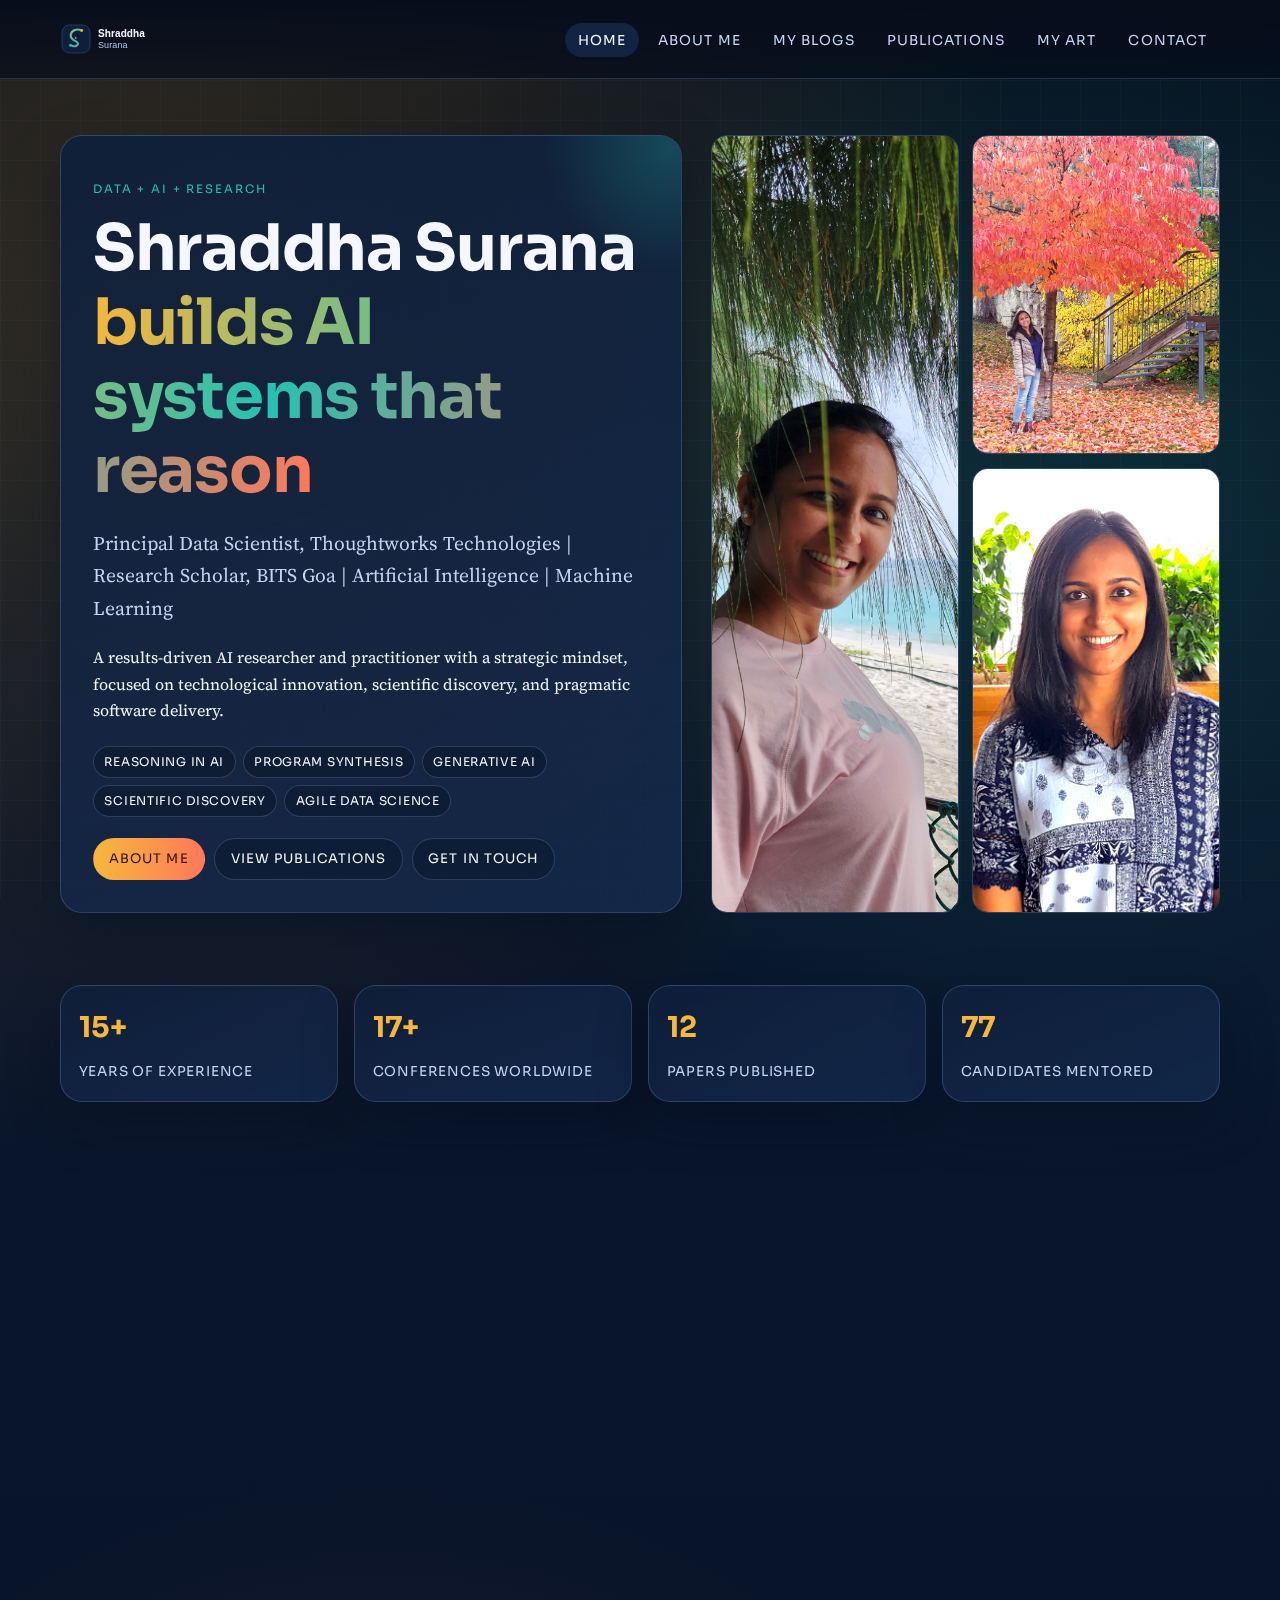
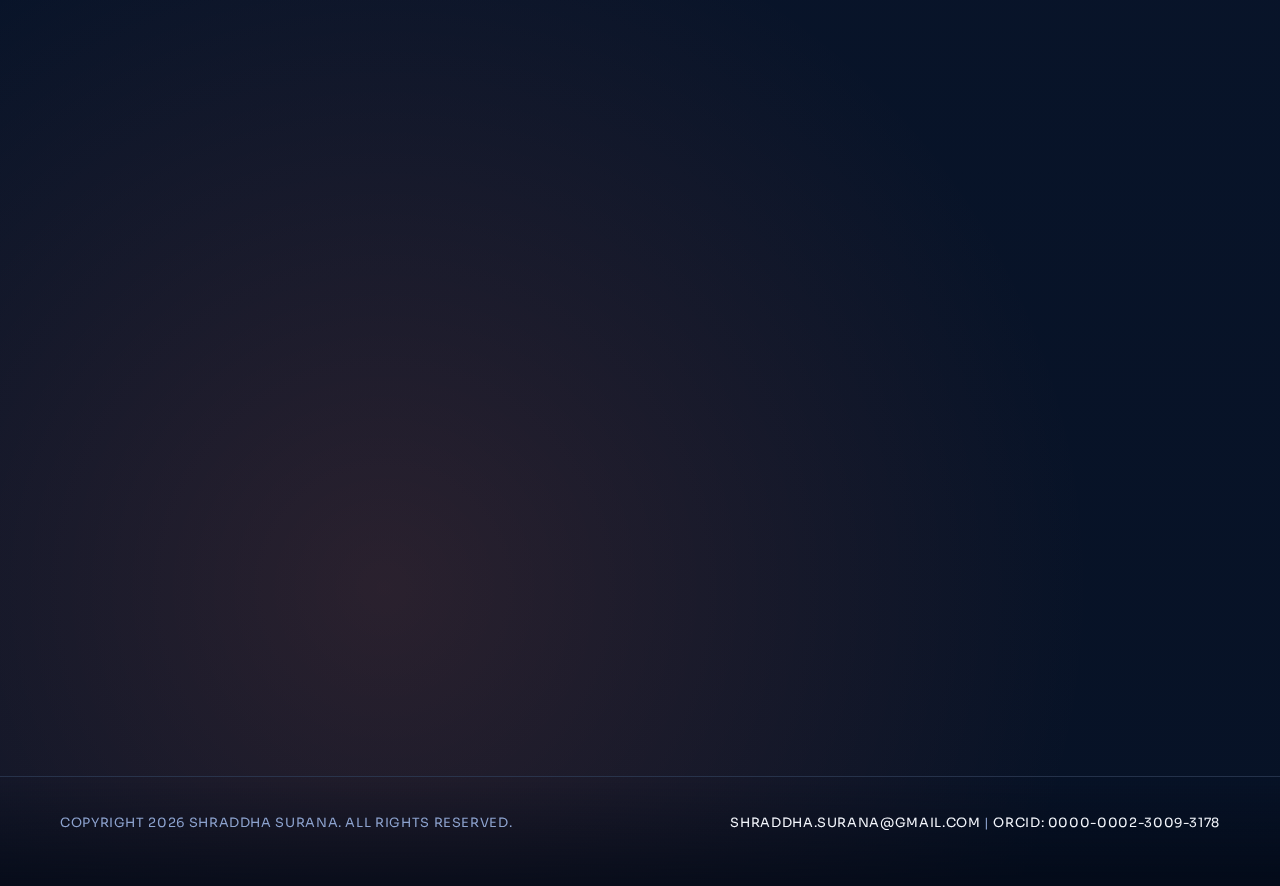
<file: index.html>
<!doctype html>
<html lang="en">
  <head>
    <meta charset="UTF-8" />
    <meta name="viewport" content="width=device-width, initial-scale=1.0" />
    <title>Shraddha Surana | Home</title>
    <meta
      name="description"
      content="Portfolio of Shraddha Surana - Principal Data Scientist, AI researcher, and community lead."
    />
    <link rel="icon" type="image/svg+xml" href="assets/images/favicon.svg" />
    <link rel="stylesheet" href="assets/css/style.css" />
  </head>
  <body data-page="home">
    <header class="site-header">
      <div class="container site-header-inner">
        <a class="brand" href="index.html" aria-label="Shraddha Surana home">
          <img src="assets/images/logo.svg" alt="Shraddha Surana logo" />
        </a>
        <button
          class="mobile-menu-toggle"
          type="button"
          data-menu-toggle
          aria-expanded="false"
          aria-controls="main-navigation"
        >
          Menu
        </button>
        <nav class="main-nav" id="main-navigation" data-nav>
          <ul>
            <li><a href="index.html" data-nav-link data-page="home">Home</a></li>
            <li><a href="about.html" data-nav-link data-page="about">About Me</a></li>
            <li><a href="blogs.html" data-nav-link data-page="blogs">My Blogs</a></li>
            <li><a href="publications.html" data-nav-link data-page="publications">Publications</a></li>
            <li><a href="art.html" data-nav-link data-page="art">My Art</a></li>
            <li><a href="contact.html" data-nav-link data-page="contact">Contact</a></li>
          </ul>
        </nav>
      </div>
    </header>

    <main>
      <div class="container">
        <section class="hero-grid" data-reveal>
          <article class="hero-card">
            <p class="kicker">Data + AI + Research</p>
            <h1>
              Shraddha Surana
              <span class="gradient-text">builds AI systems that reason</span>
            </h1>
            <p class="lead">
              Principal Data Scientist, Thoughtworks Technologies | Research Scholar, BITS Goa |
              Artificial Intelligence | Machine Learning
            </p>
            <p>
              A results-driven AI researcher and practitioner with a strategic mindset, focused on
              technological innovation, scientific discovery, and pragmatic software delivery.
            </p>
            <div class="hero-tags" aria-label="Focus areas">
              <span class="tag">Reasoning in AI</span>
              <span class="tag">Program Synthesis</span>
              <span class="tag">Generative AI</span>
              <span class="tag">Scientific Discovery</span>
              <span class="tag">Agile Data Science</span>
            </div>
            <div class="button-row">
              <a class="button primary" href="about.html">About Me</a>
              <a class="button secondary" href="publications.html">View Publications</a>
              <a class="button secondary" href="contact.html">Get In Touch</a>
            </div>
          </article>

          <aside class="hero-media" data-reveal>
            <figure class="tall">
              <img
                class="portrait-left-focus"
                src="assets/images/legacy/home-portrait.jpg"
                alt="Shraddha Surana portrait"
              />
            </figure>
            <figure>
              <img src="assets/images/legacy/home-workspace.jpg" alt="Shraddha Surana at workspace" />
            </figure>
            <figure>
              <img src="assets/images/legacy/about-profile.jpeg" alt="Shraddha Surana speaking" />
            </figure>
          </aside>
        </section>

        <section data-reveal>
          <div class="stats-grid">
            <article class="stat">
              <strong>15+</strong>
              <span>Years Of Experience</span>
            </article>
            <article class="stat">
              <strong>17+</strong>
              <span>Conferences Worldwide</span>
            </article>
            <article class="stat">
              <strong>12</strong>
              <span>Papers Published</span>
            </article>
            <article class="stat">
              <strong>77</strong>
              <span>Candidates Mentored</span>
            </article>
          </div>
        </section>

        <section data-reveal>
          <p class="kicker">Current Work</p>
          <h2>Building Practical AI For Real-World Complexity</h2>
          <div class="features-grid">
            <article class="feature-card">
              <h3>Scientific Assistants</h3>
              <p>
                Engineering scientific assistants using interactive structured induction of programs,
                combining software engineering rigor with LLM collaboration.
              </p>
            </article>
            <article class="feature-card">
              <h3>Reasoning + Learning</h3>
              <p>
                Working on reasoning in AI, diffusion approaches for anomaly detection, and
                human-in-the-loop systems for automated scientific discovery.
              </p>
            </article>
            <article class="feature-card">
              <h3>Community And Capability</h3>
              <p>
                Leading Data and AI practice initiatives through sensible defaults, mentorship,
                upskilling, and global collaboration.
              </p>
            </article>
          </div>
        </section>

        <section data-reveal>
          <div class="panel">
            <p class="kicker">Creator Of Dhaani</p>
            <h2>Dhaani: Human-AI Collaborative Software Development</h2>
            <p>
              Dhaani uses a 2-step approach: design first, then code. It combines human creativity
              with AI speed and knowledge to build modular software with human-in-the-loop control.
            </p>
            <p>
              Created during research in interactive structured induction of programs for program
              synthesis, Dhaani emphasizes accountability, transparency, and maintainable code
              generation through structured interactions.
            </p>
            <p>
              It is designed for scientific workflows, data science, AI-ML workflows, data
              analysis, and research challenges.
            </p>
            <div class="button-row">
              <a
                class="button primary"
                href="https://shraddhasurana.github.io/dhaani/"
                target="_blank"
                rel="noopener noreferrer"
              >
                Visit Dhaani
              </a>
            </div>
          </div>
        </section>

        <section data-reveal>
          <div class="panel">
            <p class="kicker">Navigate</p>
            <h2>Explore The Full Body Of Work</h2>
            <div class="button-row">
              <a class="button secondary" href="blogs.html">My Blogs</a>
              <a class="button secondary" href="publications.html">Publications</a>
              <a class="button secondary" href="art.html">My Art</a>
              <a class="button secondary" href="contact.html">Contact</a>
            </div>
          </div>
        </section>
      </div>
    </main>

    <footer class="site-footer">
      <div class="container footer-inner">
        <p>Copyright 2026 Shraddha Surana. All rights reserved.</p>
        <p>
          <a href="mailto:shraddha.surana@gmail.com">shraddha.surana@gmail.com</a> |
          <a href="https://orcid.org/0000-0002-3009-3178" target="_blank" rel="noopener noreferrer">ORCID: 0000-0002-3009-3178</a>
        </p>
      </div>
    </footer>

    <script src="assets/js/main.js"></script>
  </body>
</html>
</file>
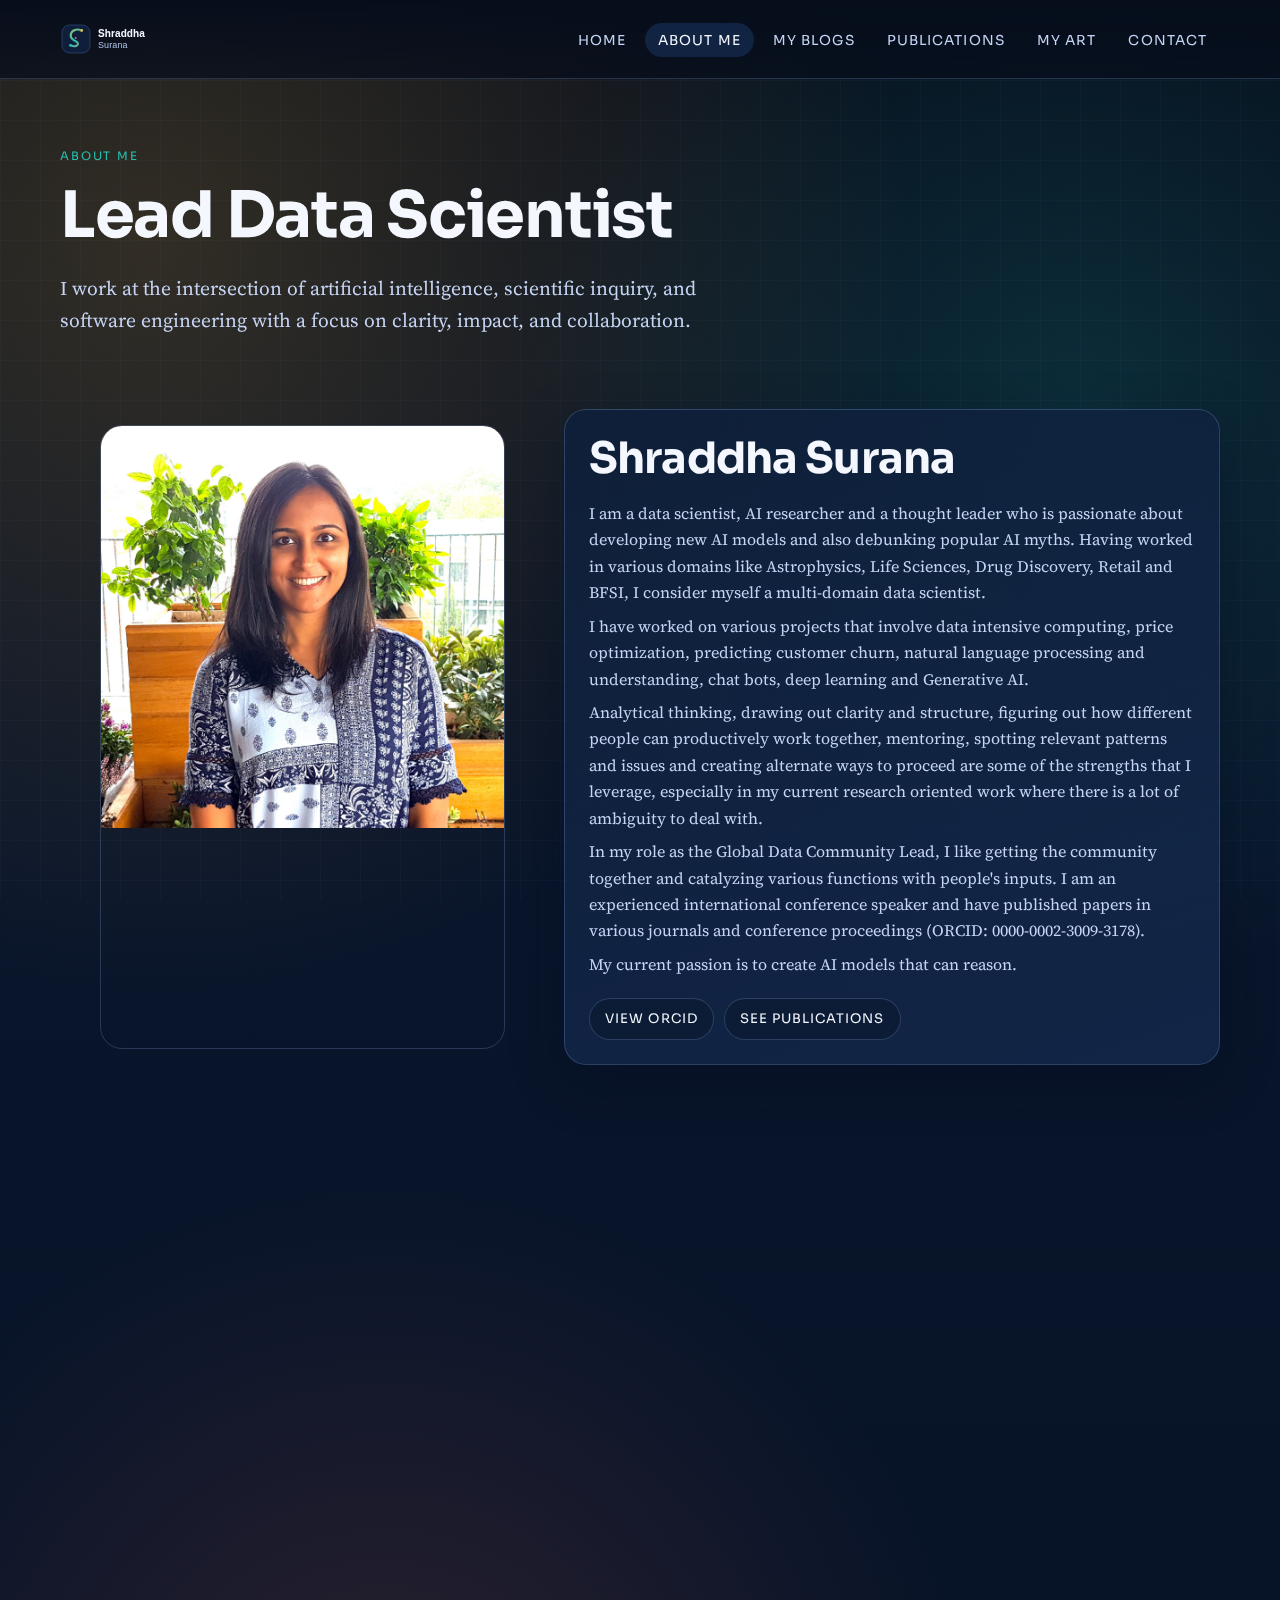
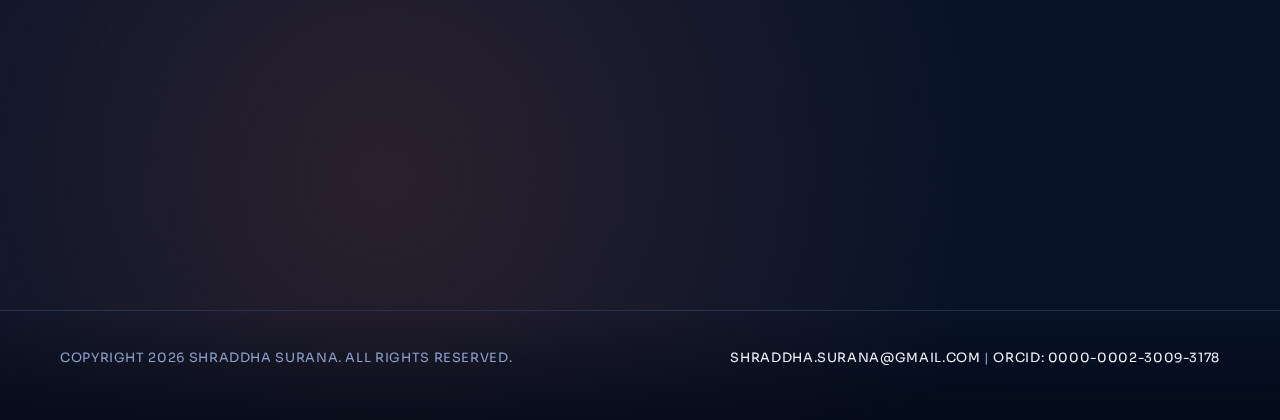
<file: about.html>
<!doctype html>
<html lang="en">
  <head>
    <meta charset="UTF-8" />
    <meta name="viewport" content="width=device-width, initial-scale=1.0" />
    <title>Shraddha Surana | About Me</title>
    <meta name="description" content="About Shraddha Surana - Lead Data Scientist and AI researcher." />
    <link rel="icon" type="image/svg+xml" href="assets/images/favicon.svg" />
    <link rel="stylesheet" href="assets/css/style.css" />
  </head>
  <body data-page="about">
    <header class="site-header">
      <div class="container site-header-inner">
        <a class="brand" href="index.html" aria-label="Shraddha Surana home">
          <img src="assets/images/logo.svg" alt="Shraddha Surana logo" />
        </a>
        <button class="mobile-menu-toggle" type="button" data-menu-toggle aria-expanded="false" aria-controls="main-navigation">
          Menu
        </button>
        <nav class="main-nav" id="main-navigation" data-nav>
          <ul>
            <li><a href="index.html" data-nav-link data-page="home">Home</a></li>
            <li><a href="about.html" data-nav-link data-page="about">About Me</a></li>
            <li><a href="blogs.html" data-nav-link data-page="blogs">My Blogs</a></li>
            <li><a href="publications.html" data-nav-link data-page="publications">Publications</a></li>
            <li><a href="art.html" data-nav-link data-page="art">My Art</a></li>
            <li><a href="contact.html" data-nav-link data-page="contact">Contact</a></li>
          </ul>
        </nav>
      </div>
    </header>

    <main>
      <div class="container">
        <section data-reveal>
          <p class="kicker">About Me</p>
          <h1>Lead Data Scientist</h1>
          <p class="lead">
            I work at the intersection of artificial intelligence, scientific inquiry, and software
            engineering with a focus on clarity, impact, and collaboration.
          </p>
        </section>

        <section class="about-grid" data-reveal>
          <figure class="about-photo">
            <img src="assets/images/legacy/about-profile.jpeg" alt="Shraddha Surana profile" />
          </figure>
          <article class="panel">
            <h2>Shraddha Surana</h2>
            <p>
              I am a data scientist, AI researcher and a thought leader who is passionate about
              developing new AI models and also debunking popular AI myths. Having worked in
              various domains like Astrophysics, Life Sciences, Drug Discovery, Retail and BFSI, I
              consider myself a multi-domain data scientist.
            </p>
            <p>
              I have worked on various projects that involve data intensive computing, price
              optimization, predicting customer churn, natural language processing and understanding,
              chat bots, deep learning and Generative AI.
            </p>
            <p>
              Analytical thinking, drawing out clarity and structure, figuring out how different
              people can productively work together, mentoring, spotting relevant patterns and
              issues and creating alternate ways to proceed are some of the strengths that I
              leverage, especially in my current research oriented work where there is a lot of
              ambiguity to deal with.
            </p>
            <p>
              In my role as the Global Data Community Lead, I like getting the community together
              and catalyzing various functions with people's inputs. I am an experienced
              international conference speaker and have published papers in various journals and
              conference proceedings (ORCID: 0000-0002-3009-3178).
            </p>
            <p>My current passion is to create AI models that can reason.</p>
            <div class="button-row">
              <a class="button secondary" href="https://orcid.org/0000-0002-3009-3178" target="_blank" rel="noopener noreferrer">View ORCID</a>
              <a class="button secondary" href="publications.html">See Publications</a>
            </div>
          </article>
        </section>

        <section data-reveal>
          <div class="stats-grid">
            <article class="stat">
              <strong>12</strong>
              <span>Papers Published</span>
            </article>
            <article class="stat">
              <strong>77</strong>
              <span>Candidates Mentored</span>
            </article>
            <article class="stat">
              <strong>14</strong>
              <span>Total Experience In Years</span>
            </article>
            <article class="stat">
              <strong>17+</strong>
              <span>International Talks</span>
            </article>
          </div>
        </section>

        <section data-reveal>
          <p class="kicker">Career Arc</p>
          <h2>Experience Snapshot</h2>
          <div class="timeline">
            <article class="timeline-item">
              <h3>Thoughtworks | 2013 - Present</h3>
              <p>
                Principal Data Scientist, Global Data and AI practice lead, and IME Core Tech
                Council member for AI. Working on large-scale data science and AI research projects.
              </p>
            </article>
            <article class="timeline-item">
              <h3>Ekklavya | 2011 - 2013</h3>
              <p>Machine Learning Consultant focused on building intelligence into software products.</p>
            </article>
            <article class="timeline-item">
              <h3>Mu Sigma | 2010 - 2011</h3>
              <p>
                Senior Business Analyst in decision science and text analytics for the BFSI domain.
              </p>
            </article>
          </div>
        </section>
      </div>
    </main>

    <footer class="site-footer">
      <div class="container footer-inner">
        <p>Copyright 2026 Shraddha Surana. All rights reserved.</p>
        <p>
          <a href="mailto:shraddha.surana@gmail.com">shraddha.surana@gmail.com</a> |
          <a href="https://orcid.org/0000-0002-3009-3178" target="_blank" rel="noopener noreferrer">ORCID: 0000-0002-3009-3178</a>
        </p>
      </div>
    </footer>

    <script src="assets/js/main.js"></script>
  </body>
</html>
</file>
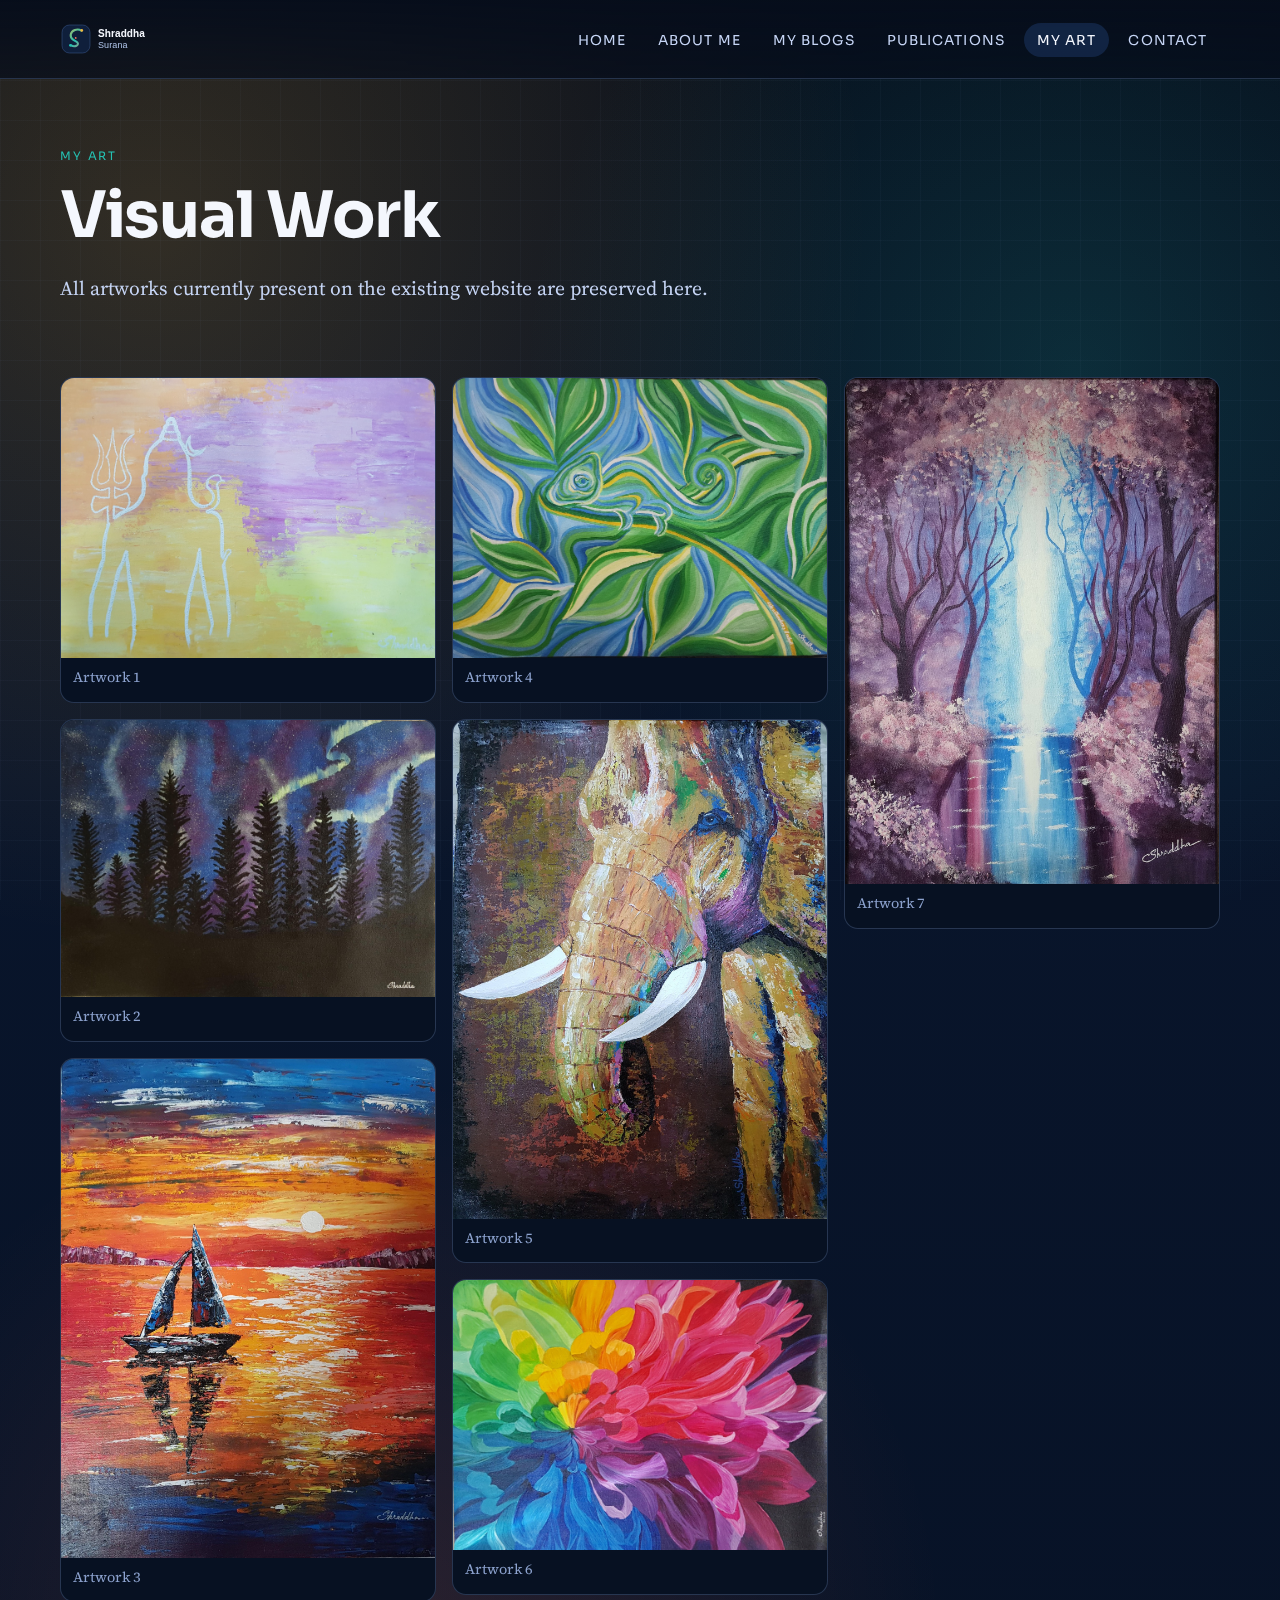
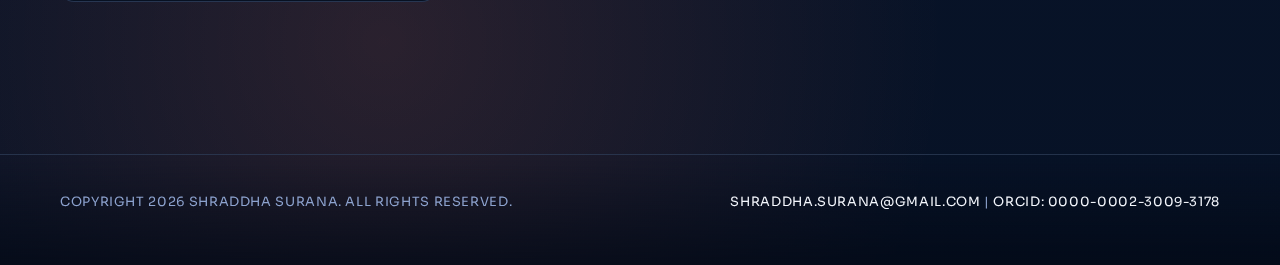
<file: art.html>
<!doctype html>
<html lang="en">
  <head>
    <meta charset="UTF-8" />
    <meta name="viewport" content="width=device-width, initial-scale=1.0" />
    <title>Shraddha Surana | My Art</title>
    <meta name="description" content="Art gallery by Shraddha Surana." />
    <link rel="icon" type="image/svg+xml" href="assets/images/favicon.svg" />
    <link rel="stylesheet" href="assets/css/style.css" />
  </head>
  <body data-page="art">
    <header class="site-header">
      <div class="container site-header-inner">
        <a class="brand" href="index.html" aria-label="Shraddha Surana home">
          <img src="assets/images/logo.svg" alt="Shraddha Surana logo" />
        </a>
        <button class="mobile-menu-toggle" type="button" data-menu-toggle aria-expanded="false" aria-controls="main-navigation">
          Menu
        </button>
        <nav class="main-nav" id="main-navigation" data-nav>
          <ul>
            <li><a href="index.html" data-nav-link data-page="home">Home</a></li>
            <li><a href="about.html" data-nav-link data-page="about">About Me</a></li>
            <li><a href="blogs.html" data-nav-link data-page="blogs">My Blogs</a></li>
            <li><a href="publications.html" data-nav-link data-page="publications">Publications</a></li>
            <li><a href="art.html" data-nav-link data-page="art">My Art</a></li>
            <li><a href="contact.html" data-nav-link data-page="contact">Contact</a></li>
          </ul>
        </nav>
      </div>
    </header>

    <main>
      <div class="container">
        <section data-reveal>
          <p class="kicker">My Art</p>
          <h1>Visual Work</h1>
          <p class="lead">All artworks currently present on the existing website are preserved here.</p>
        </section>

        <section data-reveal>
          <div class="gallery">
            <figure>
              <a href="assets/images/legacy/art-1.jpg" target="_blank" rel="noopener noreferrer">
                <img src="assets/images/legacy/art-1.jpg" alt="Artwork 1" />
              </a>
              <figcaption>Artwork 1</figcaption>
            </figure>
            <figure>
              <a href="assets/images/legacy/art-2.jpg" target="_blank" rel="noopener noreferrer">
                <img src="assets/images/legacy/art-2.jpg" alt="Artwork 2" />
              </a>
              <figcaption>Artwork 2</figcaption>
            </figure>
            <figure>
              <a href="assets/images/legacy/art-3.jpg" target="_blank" rel="noopener noreferrer">
                <img src="assets/images/legacy/art-3.jpg" alt="Artwork 3" />
              </a>
              <figcaption>Artwork 3</figcaption>
            </figure>
            <figure>
              <a href="assets/images/legacy/art-4.jpg" target="_blank" rel="noopener noreferrer">
                <img src="assets/images/legacy/art-4.jpg" alt="Artwork 4" />
              </a>
              <figcaption>Artwork 4</figcaption>
            </figure>
            <figure>
              <a href="assets/images/legacy/art-5.jpg" target="_blank" rel="noopener noreferrer">
                <img src="assets/images/legacy/art-5.jpg" alt="Artwork 5" />
              </a>
              <figcaption>Artwork 5</figcaption>
            </figure>
            <figure>
              <a href="assets/images/legacy/art-6.jpg" target="_blank" rel="noopener noreferrer">
                <img src="assets/images/legacy/art-6.jpg" alt="Artwork 6" />
              </a>
              <figcaption>Artwork 6</figcaption>
            </figure>
            <figure>
              <a href="assets/images/legacy/art-7.jpg" target="_blank" rel="noopener noreferrer">
                <img src="assets/images/legacy/art-7.jpg" alt="Artwork 7" />
              </a>
              <figcaption>Artwork 7</figcaption>
            </figure>
          </div>
        </section>
      </div>
    </main>

    <footer class="site-footer">
      <div class="container footer-inner">
        <p>Copyright 2026 Shraddha Surana. All rights reserved.</p>
        <p>
          <a href="mailto:shraddha.surana@gmail.com">shraddha.surana@gmail.com</a> |
          <a href="https://orcid.org/0000-0002-3009-3178" target="_blank" rel="noopener noreferrer">ORCID: 0000-0002-3009-3178</a>
        </p>
      </div>
    </footer>

    <script src="assets/js/main.js"></script>
  </body>
</html>
</file>
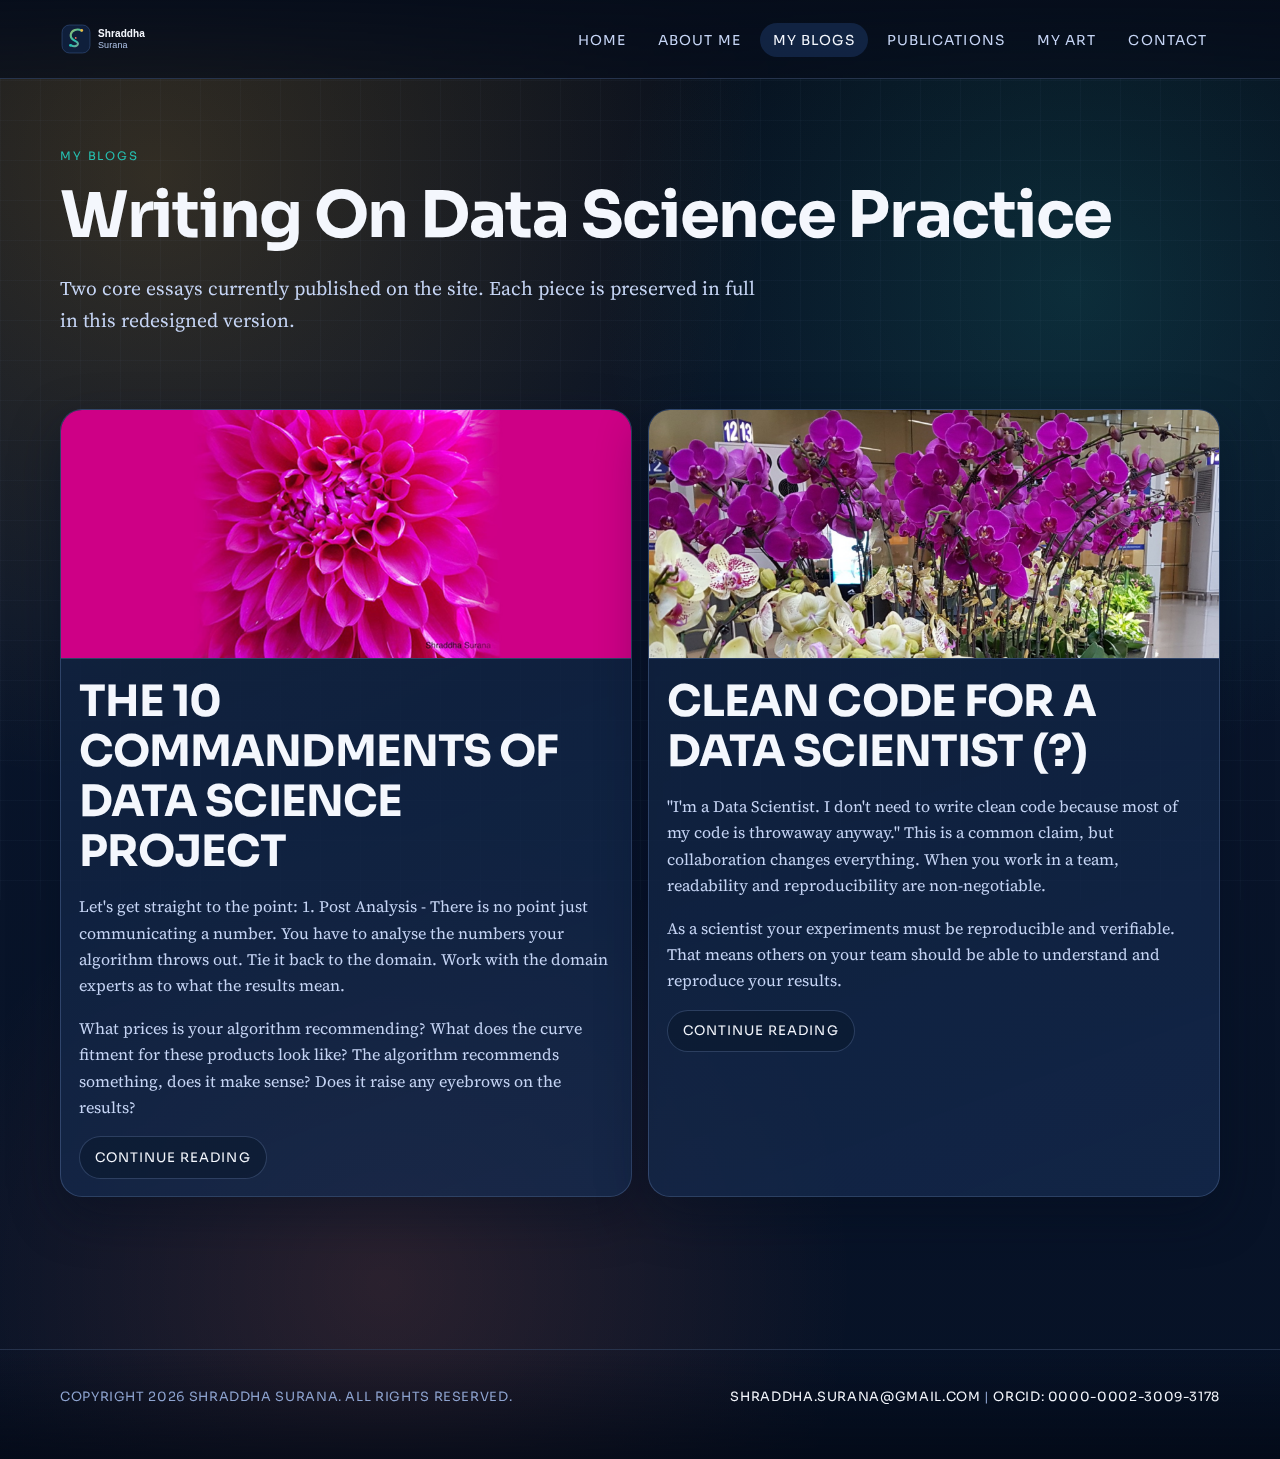
<file: blogs.html>
<!doctype html>
<html lang="en">
  <head>
    <meta charset="UTF-8" />
    <meta name="viewport" content="width=device-width, initial-scale=1.0" />
    <title>Shraddha Surana | My Blogs</title>
    <meta name="description" content="Blogs by Shraddha Surana on data science, AI, and clean engineering." />
    <link rel="icon" type="image/svg+xml" href="assets/images/favicon.svg" />
    <link rel="stylesheet" href="assets/css/style.css" />
  </head>
  <body data-page="blogs">
    <header class="site-header">
      <div class="container site-header-inner">
        <a class="brand" href="index.html" aria-label="Shraddha Surana home">
          <img src="assets/images/logo.svg" alt="Shraddha Surana logo" />
        </a>
        <button class="mobile-menu-toggle" type="button" data-menu-toggle aria-expanded="false" aria-controls="main-navigation">
          Menu
        </button>
        <nav class="main-nav" id="main-navigation" data-nav>
          <ul>
            <li><a href="index.html" data-nav-link data-page="home">Home</a></li>
            <li><a href="about.html" data-nav-link data-page="about">About Me</a></li>
            <li><a href="blogs.html" data-nav-link data-page="blogs">My Blogs</a></li>
            <li><a href="publications.html" data-nav-link data-page="publications">Publications</a></li>
            <li><a href="art.html" data-nav-link data-page="art">My Art</a></li>
            <li><a href="contact.html" data-nav-link data-page="contact">Contact</a></li>
          </ul>
        </nav>
      </div>
    </header>

    <main>
      <div class="container">
        <section data-reveal>
          <p class="kicker">My Blogs</p>
          <h1>Writing On Data Science Practice</h1>
          <p class="lead">
            Two core essays currently published on the site. Each piece is preserved in full in this
            redesigned version.
          </p>
        </section>

        <section class="blog-grid" data-reveal>
          <article class="post-card">
            <div class="post-media">
              <img src="assets/images/legacy/blog-commandments.jpg" alt="The 10 Commandments of Data Science Project" />
            </div>
            <div class="post-content">
              <h2>THE 10 COMMANDMENTS OF DATA SCIENCE PROJECT</h2>
              <p>
                Let's get straight to the point: 1. Post Analysis - There is no point just
                communicating a number. You have to analyse the numbers your algorithm throws out.
                Tie it back to the domain. Work with the domain experts as to what the results
                mean.
              </p>
              <p>
                What prices is your algorithm recommending? What does the curve fitment for these
                products look like? The algorithm recommends something, does it make sense? Does it
                raise any eyebrows on the results?
              </p>
              <a class="button secondary" href="blog/the-10-commandments-of-data-science-project.html">Continue Reading</a>
            </div>
          </article>

          <article class="post-card">
            <div class="post-media">
              <img src="assets/images/legacy/blog-clean-code.jpeg" alt="Clean Code for a Data Scientist" />
            </div>
            <div class="post-content">
              <h2>CLEAN CODE FOR A DATA SCIENTIST (?)</h2>
              <p>
                "I'm a Data Scientist. I don't need to write clean code because most of my code is
                throwaway anyway." This is a common claim, but collaboration changes everything.
                When you work in a team, readability and reproducibility are non-negotiable.
              </p>
              <p>
                As a scientist your experiments must be reproducible and verifiable. That means
                others on your team should be able to understand and reproduce your results.
              </p>
              <a class="button secondary" href="blog/clean-code-for-a-data-scientist.html">Continue Reading</a>
            </div>
          </article>
        </section>
      </div>
    </main>

    <footer class="site-footer">
      <div class="container footer-inner">
        <p>Copyright 2026 Shraddha Surana. All rights reserved.</p>
        <p>
          <a href="mailto:shraddha.surana@gmail.com">shraddha.surana@gmail.com</a> |
          <a href="https://orcid.org/0000-0002-3009-3178" target="_blank" rel="noopener noreferrer">ORCID: 0000-0002-3009-3178</a>
        </p>
      </div>
    </footer>

    <script src="assets/js/main.js"></script>
  </body>
</html>
</file>
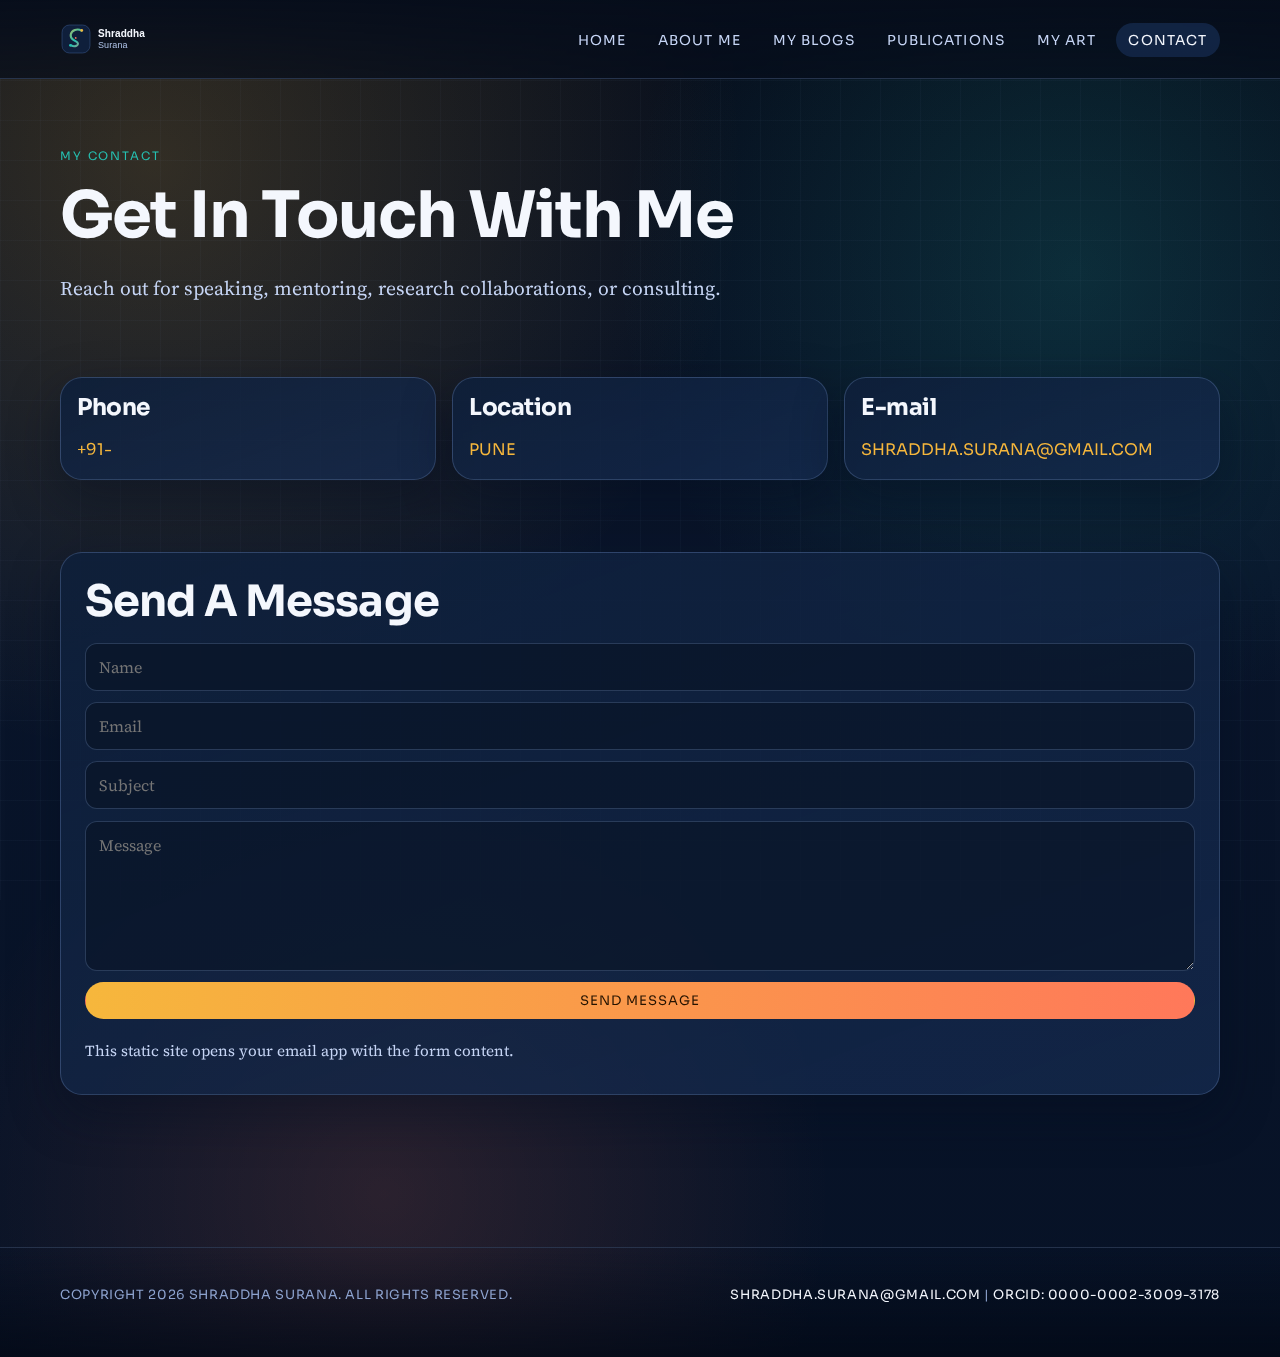
<file: contact.html>
<!doctype html>
<html lang="en">
  <head>
    <meta charset="UTF-8" />
    <meta name="viewport" content="width=device-width, initial-scale=1.0" />
    <title>Shraddha Surana | Contact</title>
    <meta name="description" content="Contact details for Shraddha Surana." />
    <link rel="icon" type="image/svg+xml" href="assets/images/favicon.svg" />
    <link rel="stylesheet" href="assets/css/style.css" />
  </head>
  <body data-page="contact">
    <header class="site-header">
      <div class="container site-header-inner">
        <a class="brand" href="index.html" aria-label="Shraddha Surana home">
          <img src="assets/images/logo.svg" alt="Shraddha Surana logo" />
        </a>
        <button class="mobile-menu-toggle" type="button" data-menu-toggle aria-expanded="false" aria-controls="main-navigation">
          Menu
        </button>
        <nav class="main-nav" id="main-navigation" data-nav>
          <ul>
            <li><a href="index.html" data-nav-link data-page="home">Home</a></li>
            <li><a href="about.html" data-nav-link data-page="about">About Me</a></li>
            <li><a href="blogs.html" data-nav-link data-page="blogs">My Blogs</a></li>
            <li><a href="publications.html" data-nav-link data-page="publications">Publications</a></li>
            <li><a href="art.html" data-nav-link data-page="art">My Art</a></li>
            <li><a href="contact.html" data-nav-link data-page="contact">Contact</a></li>
          </ul>
        </nav>
      </div>
    </header>

    <main>
      <div class="container">
        <section data-reveal>
          <p class="kicker">My Contact</p>
          <h1>Get In Touch With Me</h1>
          <p class="lead">Reach out for speaking, mentoring, research collaborations, or consulting.</p>
        </section>

        <section class="contact-grid" data-reveal>
          <article class="contact-card">
            <h3>Phone</h3>
            <p>+91-</p>
          </article>
          <article class="contact-card">
            <h3>Location</h3>
            <p>PUNE</p>
          </article>
          <article class="contact-card">
            <h3>E-mail</h3>
            <p>SHRADDHA.SURANA@GMAIL.COM</p>
          </article>
        </section>

        <section data-reveal>
          <article class="panel">
            <h2>Send A Message</h2>
            <form class="contact-form" data-contact-form>
              <input id="contact-name" type="text" name="name" placeholder="Name" required />
              <input id="contact-email" type="email" name="email" placeholder="Email" required />
              <input id="contact-subject" type="text" name="subject" placeholder="Subject" required />
              <textarea id="contact-message" name="message" placeholder="Message" required></textarea>
              <button class="button primary" type="submit">Send Message</button>
              <p class="form-note" data-form-status>
                This static site opens your email app with the form content.
              </p>
            </form>
          </article>
        </section>
      </div>
    </main>

    <footer class="site-footer">
      <div class="container footer-inner">
        <p>Copyright 2026 Shraddha Surana. All rights reserved.</p>
        <p>
          <a href="mailto:shraddha.surana@gmail.com">shraddha.surana@gmail.com</a> |
          <a href="https://orcid.org/0000-0002-3009-3178" target="_blank" rel="noopener noreferrer">ORCID: 0000-0002-3009-3178</a>
        </p>
      </div>
    </footer>

    <script src="assets/js/main.js"></script>
  </body>
</html>
</file>
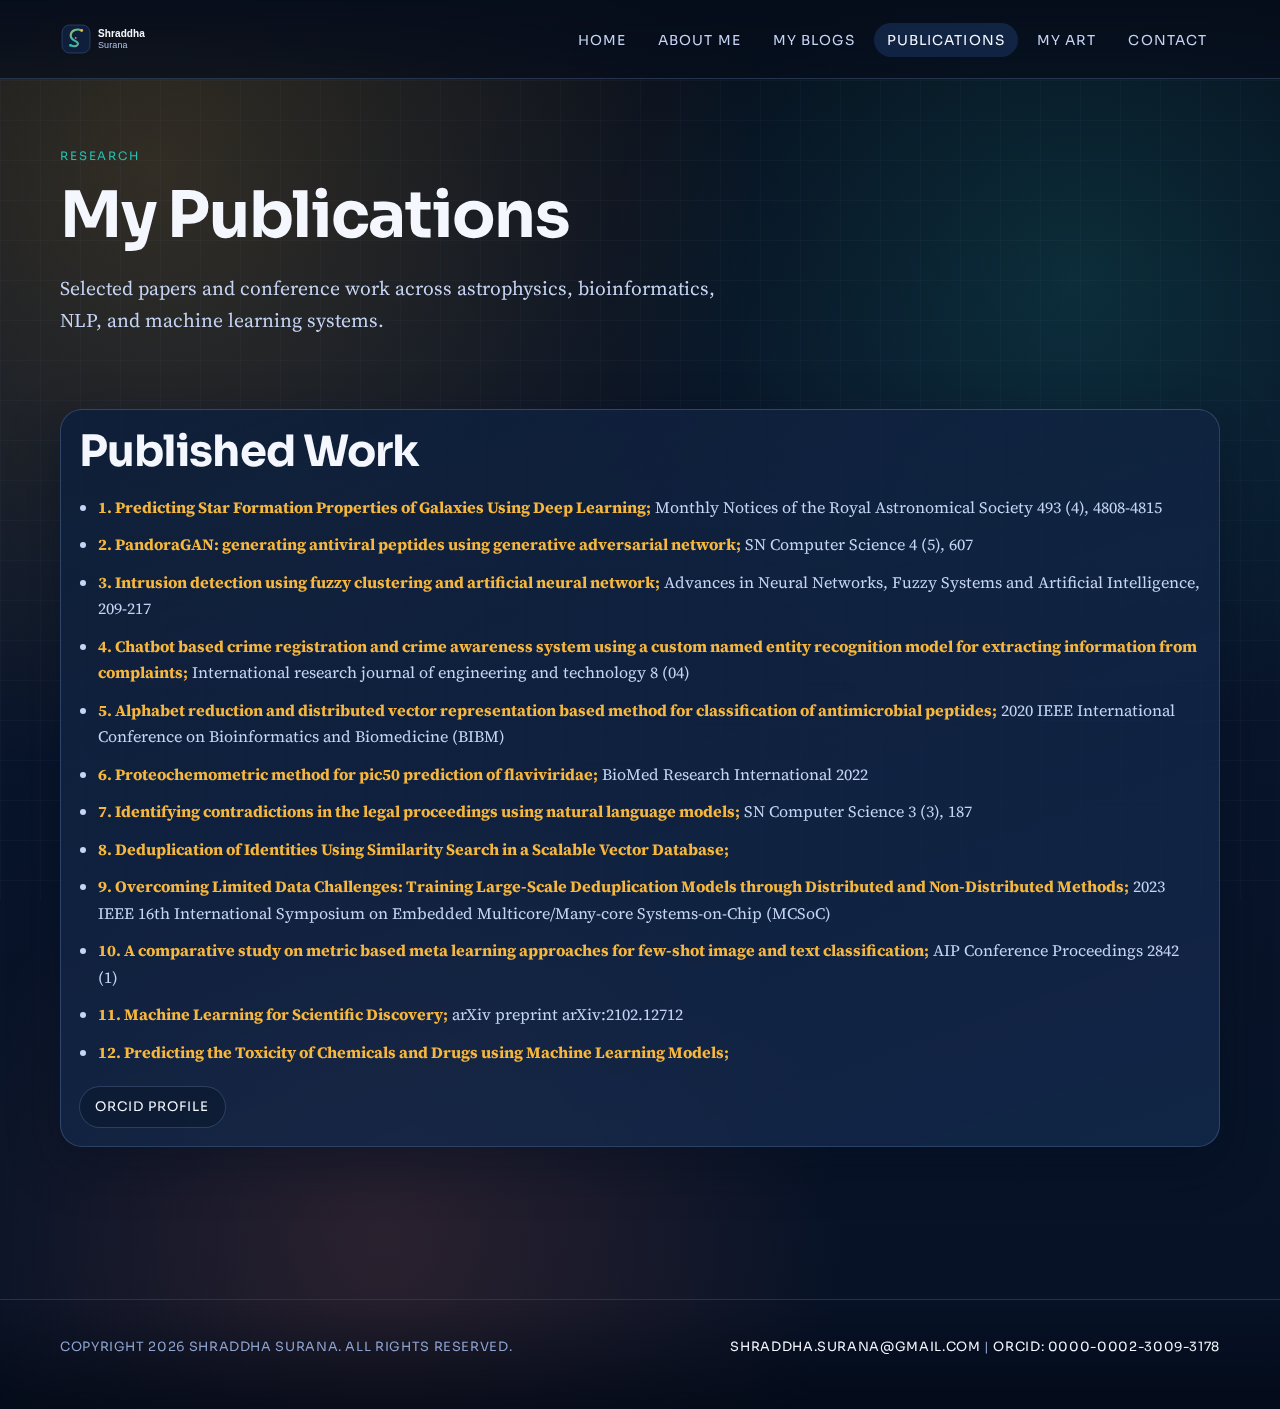
<file: publications.html>
<!doctype html>
<html lang="en">
  <head>
    <meta charset="UTF-8" />
    <meta name="viewport" content="width=device-width, initial-scale=1.0" />
    <title>Shraddha Surana | Publications</title>
    <meta name="description" content="Publications and research contributions by Shraddha Surana." />
    <link rel="icon" type="image/svg+xml" href="assets/images/favicon.svg" />
    <link rel="stylesheet" href="assets/css/style.css" />
  </head>
  <body data-page="publications">
    <header class="site-header">
      <div class="container site-header-inner">
        <a class="brand" href="index.html" aria-label="Shraddha Surana home">
          <img src="assets/images/logo.svg" alt="Shraddha Surana logo" />
        </a>
        <button class="mobile-menu-toggle" type="button" data-menu-toggle aria-expanded="false" aria-controls="main-navigation">
          Menu
        </button>
        <nav class="main-nav" id="main-navigation" data-nav>
          <ul>
            <li><a href="index.html" data-nav-link data-page="home">Home</a></li>
            <li><a href="about.html" data-nav-link data-page="about">About Me</a></li>
            <li><a href="blogs.html" data-nav-link data-page="blogs">My Blogs</a></li>
            <li><a href="publications.html" data-nav-link data-page="publications">Publications</a></li>
            <li><a href="art.html" data-nav-link data-page="art">My Art</a></li>
            <li><a href="contact.html" data-nav-link data-page="contact">Contact</a></li>
          </ul>
        </nav>
      </div>
    </header>

    <main>
      <div class="container">
        <section data-reveal>
          <p class="kicker">Research</p>
          <h1>My Publications</h1>
          <p class="lead">
            Selected papers and conference work across astrophysics, bioinformatics, NLP, and
            machine learning systems.
          </p>
        </section>

        <section data-reveal>
          <article class="publication-panel">
            <h2>Published Work</h2>
            <ul>
              <li><strong>1. Predicting Star Formation Properties of Galaxies Using Deep Learning;</strong> Monthly Notices of the Royal Astronomical Society 493 (4), 4808-4815</li>
              <li><strong>2. PandoraGAN: generating antiviral peptides using generative adversarial network;</strong> SN Computer Science 4 (5), 607</li>
              <li><strong>3. Intrusion detection using fuzzy clustering and artificial neural network;</strong> Advances in Neural Networks, Fuzzy Systems and Artificial Intelligence, 209-217</li>
              <li><strong>4. Chatbot based crime registration and crime awareness system using a custom named entity recognition model for extracting information from complaints;</strong> International research journal of engineering and technology 8 (04)</li>
              <li><strong>5. Alphabet reduction and distributed vector representation based method for classification of antimicrobial peptides;</strong> 2020 IEEE International Conference on Bioinformatics and Biomedicine (BIBM)</li>
              <li><strong>6. Proteochemometric method for pic50 prediction of flaviviridae;</strong> BioMed Research International 2022</li>
              <li><strong>7. Identifying contradictions in the legal proceedings using natural language models;</strong> SN Computer Science 3 (3), 187</li>
              <li><strong>8. Deduplication of Identities Using Similarity Search in a Scalable Vector Database;</strong></li>
              <li><strong>9. Overcoming Limited Data Challenges: Training Large-Scale Deduplication Models through Distributed and Non-Distributed Methods;</strong> 2023 IEEE 16th International Symposium on Embedded Multicore/Many-core Systems-on-Chip (MCSoC)</li>
              <li><strong>10. A comparative study on metric based meta learning approaches for few-shot image and text classification;</strong> AIP Conference Proceedings 2842 (1)</li>
              <li><strong>11. Machine Learning for Scientific Discovery;</strong> arXiv preprint arXiv:2102.12712</li>
              <li><strong>12. Predicting the Toxicity of Chemicals and Drugs using Machine Learning Models;</strong></li>
            </ul>
            <div class="button-row">
              <a class="button secondary" href="https://orcid.org/0000-0002-3009-3178" target="_blank" rel="noopener noreferrer">ORCID Profile</a>
            </div>
          </article>
        </section>
      </div>
    </main>

    <footer class="site-footer">
      <div class="container footer-inner">
        <p>Copyright 2026 Shraddha Surana. All rights reserved.</p>
        <p>
          <a href="mailto:shraddha.surana@gmail.com">shraddha.surana@gmail.com</a> |
          <a href="https://orcid.org/0000-0002-3009-3178" target="_blank" rel="noopener noreferrer">ORCID: 0000-0002-3009-3178</a>
        </p>
      </div>
    </footer>

    <script src="assets/js/main.js"></script>
  </body>
</html>
</file>
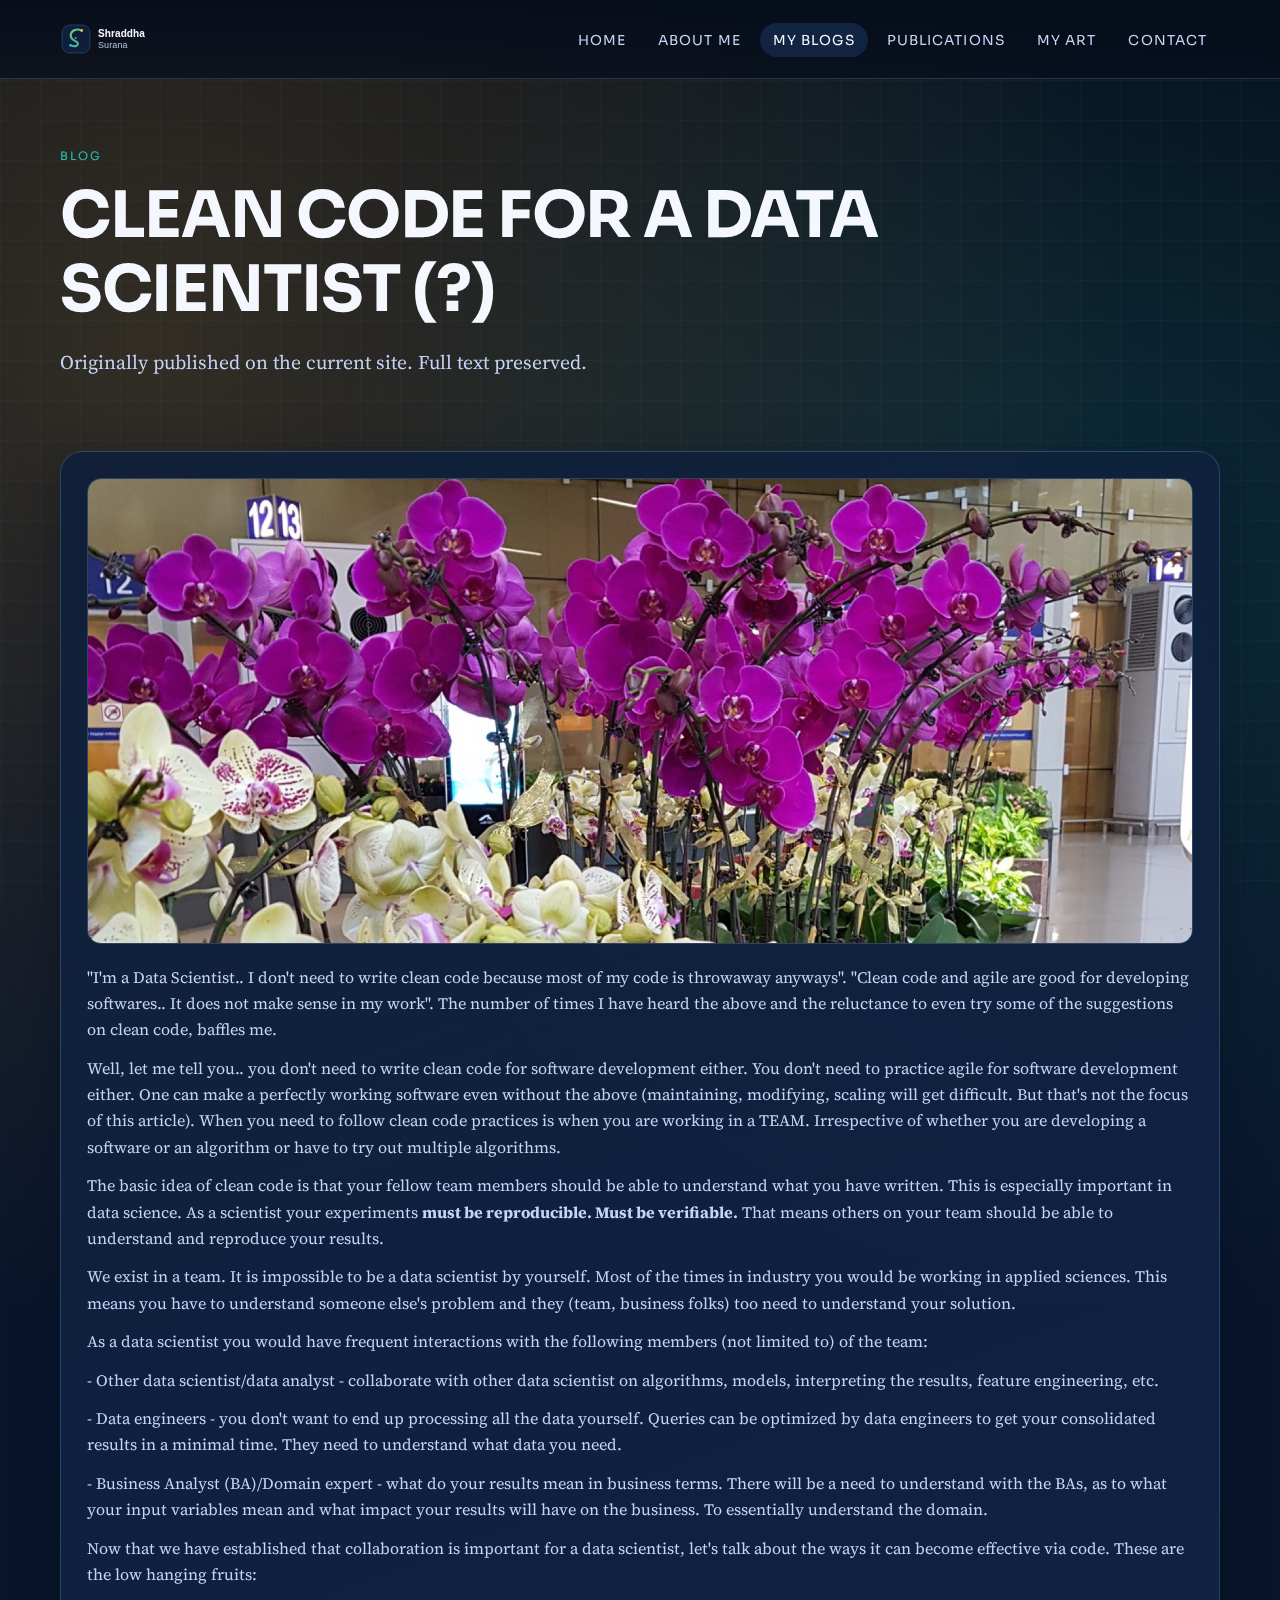
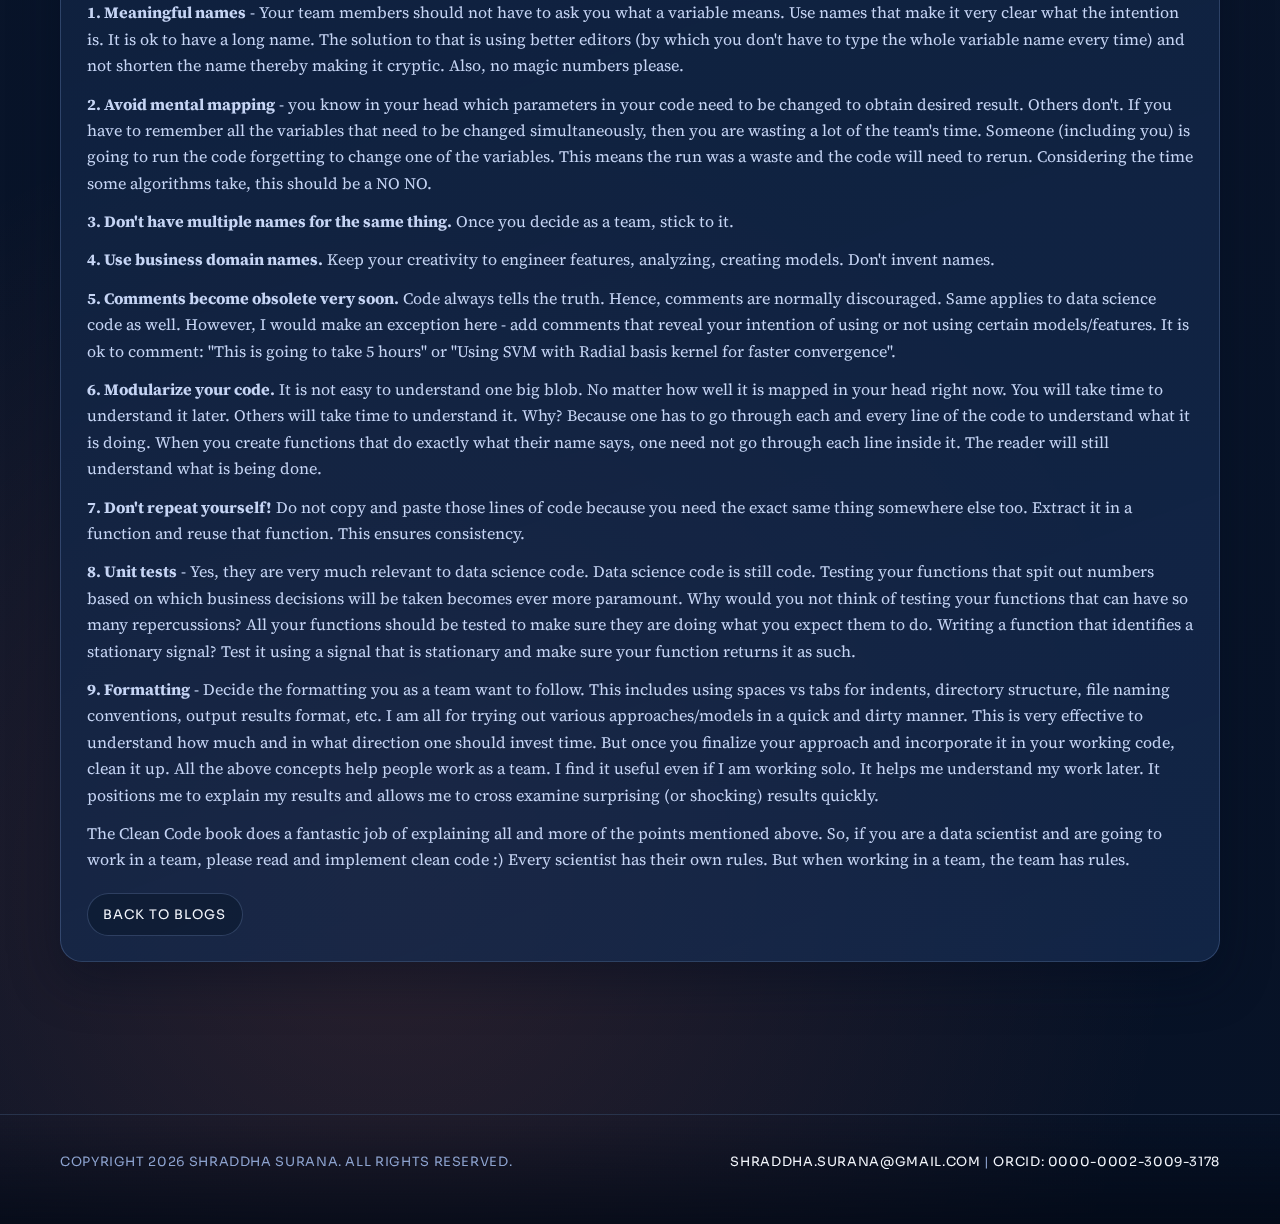
<file: blog/clean-code-for-a-data-scientist.html>
<!doctype html>
<html lang="en">
  <head>
    <meta charset="UTF-8" />
    <meta name="viewport" content="width=device-width, initial-scale=1.0" />
    <title>Clean Code For A Data Scientist | Shraddha Surana</title>
    <meta name="description" content="Full article: Clean Code for a Data Scientist by Shraddha Surana." />
    <link rel="icon" type="image/svg+xml" href="../assets/images/favicon.svg" />
    <link rel="stylesheet" href="../assets/css/style.css" />
  </head>
  <body data-page="blogs">
    <header class="site-header">
      <div class="container site-header-inner">
        <a class="brand" href="../index.html" aria-label="Shraddha Surana home">
          <img src="../assets/images/logo.svg" alt="Shraddha Surana logo" />
        </a>
        <button class="mobile-menu-toggle" type="button" data-menu-toggle aria-expanded="false" aria-controls="main-navigation">
          Menu
        </button>
        <nav class="main-nav" id="main-navigation" data-nav>
          <ul>
            <li><a href="../index.html" data-nav-link data-page="home">Home</a></li>
            <li><a href="../about.html" data-nav-link data-page="about">About Me</a></li>
            <li><a href="../blogs.html" data-nav-link data-page="blogs">My Blogs</a></li>
            <li><a href="../publications.html" data-nav-link data-page="publications">Publications</a></li>
            <li><a href="../art.html" data-nav-link data-page="art">My Art</a></li>
            <li><a href="../contact.html" data-nav-link data-page="contact">Contact</a></li>
          </ul>
        </nav>
      </div>
    </header>

    <main>
      <div class="container">
        <section data-reveal>
          <p class="kicker">Blog</p>
          <h1>CLEAN CODE FOR A DATA SCIENTIST (?)</h1>
          <p class="lead">Originally published on the current site. Full text preserved.</p>
        </section>

        <section data-reveal>
          <article class="article-wrap">
            <figure class="article-media">
              <img src="../assets/images/legacy/blog-clean-code.jpeg" alt="Clean Code for a Data Scientist" />
            </figure>

            <p>
              "I'm a Data Scientist.. I don't need to write clean code because most of my code is
              throwaway anyways". "Clean code and agile are good for developing softwares.. It does
              not make sense in my work". The number of times I have heard the above and the
              reluctance to even try some of the suggestions on clean code, baffles me.
            </p>
            <p>
              Well, let me tell you.. you don't need to write clean code for software development
              either. You don't need to practice agile for software development either. One can make
              a perfectly working software even without the above (maintaining, modifying, scaling
              will get difficult. But that's not the focus of this article). When you need to follow
              clean code practices is when you are working in a TEAM. Irrespective of whether you
              are developing a software or an algorithm or have to try out multiple algorithms.
            </p>
            <p>
              The basic idea of clean code is that your fellow team members should be able to
              understand what you have written. This is especially important in data science. As a
              scientist your experiments <strong>must be reproducible. Must be verifiable.</strong>
              That means others on your team should be able to understand and reproduce your
              results.
            </p>
            <p>
              We exist in a team. It is impossible to be a data scientist by yourself. Most of the
              times in industry you would be working in applied sciences. This means you have to
              understand someone else's problem and they (team, business folks) too need to
              understand your solution.
            </p>
            <p>
              As a data scientist you would have frequent interactions with the following members
              (not limited to) of the team:
            </p>
            <p>
              - Other data scientist/data analyst - collaborate with other data scientist on
              algorithms, models, interpreting the results, feature engineering, etc.
            </p>
            <p>
              - Data engineers - you don't want to end up processing all the data yourself. Queries
              can be optimized by data engineers to get your consolidated results in a minimal time.
              They need to understand what data you need.
            </p>
            <p>
              - Business Analyst (BA)/Domain expert - what do your results mean in business terms.
              There will be a need to understand with the BAs, as to what your input variables mean
              and what impact your results will have on the business. To essentially understand the
              domain.
            </p>
            <p>
              Now that we have established that collaboration is important for a data scientist,
              let's talk about the ways it can become effective via code. These are the low hanging
              fruits:
            </p>
            <p>
              <strong>1. Meaningful names</strong> - Your team members should not have to ask you
              what a variable means. Use names that make it very clear what the intention is. It is
              ok to have a long name. The solution to that is using better editors (by which you
              don't have to type the whole variable name every time) and not shorten the name
              thereby making it cryptic. Also, no magic numbers please.
            </p>
            <p>
              <strong>2. Avoid mental mapping</strong> - you know in your head which parameters in
              your code need to be changed to obtain desired result. Others don't. If you have to
              remember all the variables that need to be changed simultaneously, then you are
              wasting a lot of the team's time. Someone (including you) is going to run the code
              forgetting to change one of the variables. This means the run was a waste and the code
              will need to rerun. Considering the time some algorithms take, this should be a NO NO.
            </p>
            <p>
              <strong>3. Don't have multiple names for the same thing.</strong> Once you decide as a
              team, stick to it.
            </p>
            <p>
              <strong>4. Use business domain names.</strong> Keep your creativity to engineer
              features, analyzing, creating models. Don't invent names.
            </p>
            <p>
              <strong>5. Comments become obsolete very soon.</strong> Code always tells the truth.
              Hence, comments are normally discouraged. Same applies to data science code as well.
              However, I would make an exception here - add comments that reveal your intention of
              using or not using certain models/features. It is ok to comment: "This is going to
              take 5 hours" or "Using SVM with Radial basis kernel for faster convergence".
            </p>
            <p>
              <strong>6. Modularize your code.</strong> It is not easy to understand one big blob.
              No matter how well it is mapped in your head right now. You will take time to
              understand it later. Others will take time to understand it. Why? Because one has to
              go through each and every line of the code to understand what it is doing. When you
              create functions that do exactly what their name says, one need not go through each
              line inside it. The reader will still understand what is being done.
            </p>
            <p>
              <strong>7. Don't repeat yourself!</strong> Do not copy and paste those lines of code
              because you need the exact same thing somewhere else too. Extract it in a function and
              reuse that function. This ensures consistency.
            </p>
            <p>
              <strong>8. Unit tests</strong> - Yes, they are very much relevant to data science
              code. Data science code is still code. Testing your functions that spit out numbers
              based on which business decisions will be taken becomes ever more paramount. Why would
              you not think of testing your functions that can have so many repercussions? All your
              functions should be tested to make sure they are doing what you expect them to do.
              Writing a function that identifies a stationary signal? Test it using a signal that is
              stationary and make sure your function returns it as such.
            </p>
            <p>
              <strong>9. Formatting</strong> - Decide the formatting you as a team want to follow.
              This includes using spaces vs tabs for indents, directory structure, file naming
              conventions, output results format, etc. I am all for trying out various
              approaches/models in a quick and dirty manner. This is very effective to understand
              how much and in what direction one should invest time. But once you finalize your
              approach and incorporate it in your working code, clean it up. All the above concepts
              help people work as a team. I find it useful even if I am working solo. It helps me
              understand my work later. It positions me to explain my results and allows me to cross
              examine surprising (or shocking) results quickly.
            </p>
            <p>
              The Clean Code book does a fantastic job of explaining all and more of the points
              mentioned above. So, if you are a data scientist and are going to work in a team,
              please read and implement clean code :) Every scientist has their own rules. But when
              working in a team, the team has rules.
            </p>

            <div class="button-row">
              <a class="button secondary" href="../blogs.html">Back To Blogs</a>
            </div>
          </article>
        </section>
      </div>
    </main>

    <footer class="site-footer">
      <div class="container footer-inner">
        <p>Copyright 2026 Shraddha Surana. All rights reserved.</p>
        <p>
          <a href="mailto:shraddha.surana@gmail.com">shraddha.surana@gmail.com</a> |
          <a href="https://orcid.org/0000-0002-3009-3178" target="_blank" rel="noopener noreferrer">ORCID: 0000-0002-3009-3178</a>
        </p>
      </div>
    </footer>

    <script src="../assets/js/main.js"></script>
  </body>
</html>
</file>
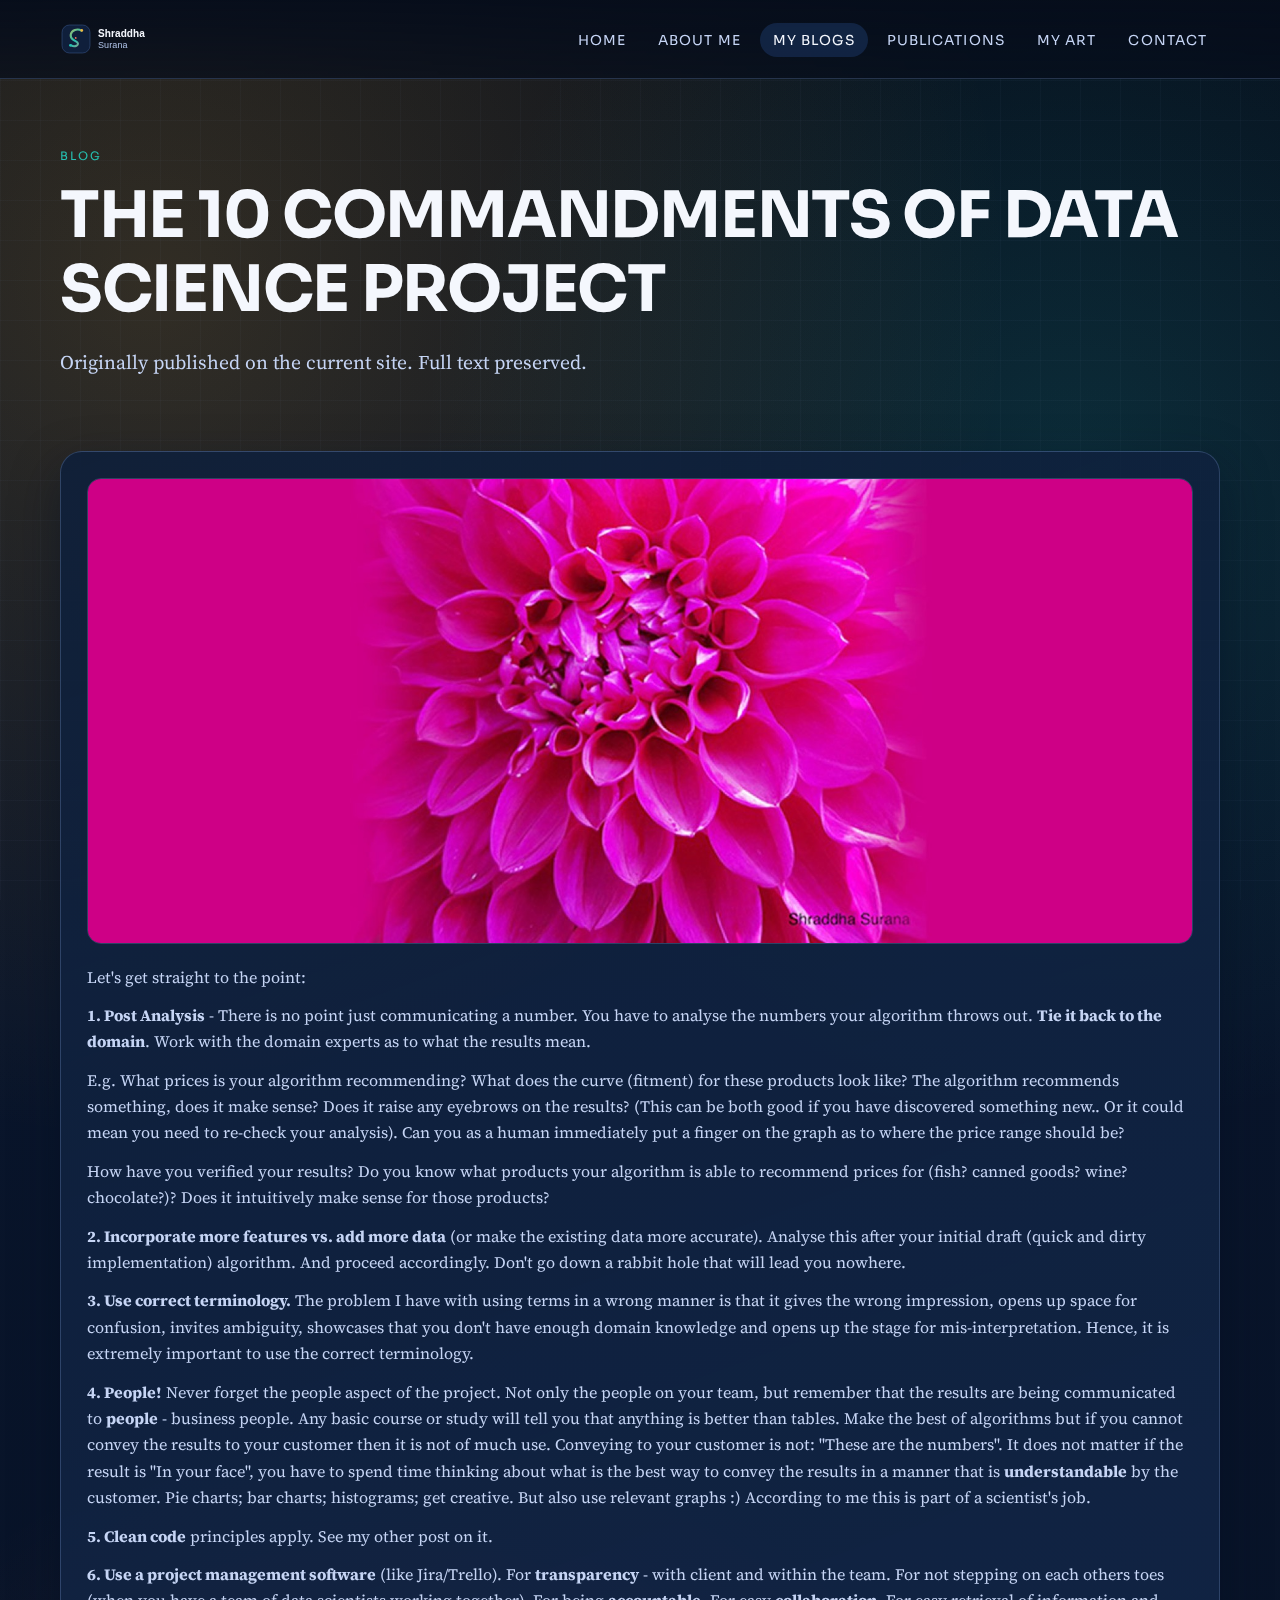
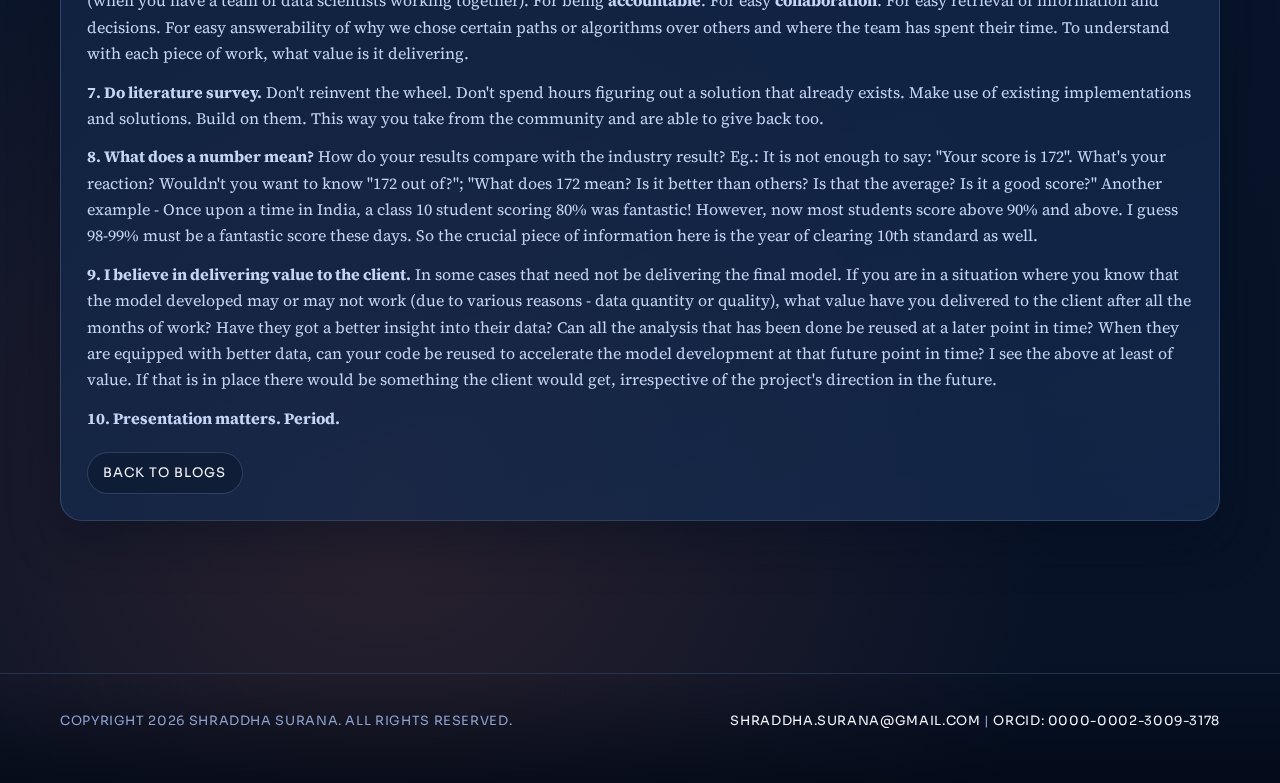
<file: blog/the-10-commandments-of-data-science-project.html>
<!doctype html>
<html lang="en">
  <head>
    <meta charset="UTF-8" />
    <meta name="viewport" content="width=device-width, initial-scale=1.0" />
    <title>The 10 Commandments Of Data Science Project | Shraddha Surana</title>
    <meta name="description" content="Full article: The 10 Commandments of Data Science Project by Shraddha Surana." />
    <link rel="icon" type="image/svg+xml" href="../assets/images/favicon.svg" />
    <link rel="stylesheet" href="../assets/css/style.css" />
  </head>
  <body data-page="blogs">
    <header class="site-header">
      <div class="container site-header-inner">
        <a class="brand" href="../index.html" aria-label="Shraddha Surana home">
          <img src="../assets/images/logo.svg" alt="Shraddha Surana logo" />
        </a>
        <button class="mobile-menu-toggle" type="button" data-menu-toggle aria-expanded="false" aria-controls="main-navigation">
          Menu
        </button>
        <nav class="main-nav" id="main-navigation" data-nav>
          <ul>
            <li><a href="../index.html" data-nav-link data-page="home">Home</a></li>
            <li><a href="../about.html" data-nav-link data-page="about">About Me</a></li>
            <li><a href="../blogs.html" data-nav-link data-page="blogs">My Blogs</a></li>
            <li><a href="../publications.html" data-nav-link data-page="publications">Publications</a></li>
            <li><a href="../art.html" data-nav-link data-page="art">My Art</a></li>
            <li><a href="../contact.html" data-nav-link data-page="contact">Contact</a></li>
          </ul>
        </nav>
      </div>
    </header>

    <main>
      <div class="container">
        <section data-reveal>
          <p class="kicker">Blog</p>
          <h1>THE 10 COMMANDMENTS OF DATA SCIENCE PROJECT</h1>
          <p class="lead">Originally published on the current site. Full text preserved.</p>
        </section>

        <section data-reveal>
          <article class="article-wrap">
            <figure class="article-media">
              <img src="../assets/images/legacy/blog-commandments.jpg" alt="The 10 Commandments of Data Science Project" />
            </figure>

            <p>Let's get straight to the point:</p>
            <p>
              <strong>1. Post Analysis</strong> - There is no point just communicating a number. You
              have to analyse the numbers your algorithm throws out. <strong>Tie it back to the
              domain</strong>. Work with the domain experts as to what the results mean.
            </p>
            <p>
              E.g. What prices is your algorithm recommending? What does the curve (fitment) for
              these products look like? The algorithm recommends something, does it make sense? Does
              it raise any eyebrows on the results? (This can be both good if you have discovered
              something new.. Or it could mean you need to re-check your analysis). Can you as a
              human immediately put a finger on the graph as to where the price range should be?
            </p>
            <p>
              How have you verified your results? Do you know what products your algorithm is able
              to recommend prices for (fish? canned goods? wine? chocolate?)? Does it intuitively
              make sense for those products?
            </p>
            <p>
              <strong>2. Incorporate more features vs. add more data</strong> (or make the existing
              data more accurate). Analyse this after your initial draft (quick and dirty
              implementation) algorithm. And proceed accordingly. Don't go down a rabbit hole that
              will lead you nowhere.
            </p>
            <p>
              <strong>3. Use correct terminology.</strong> The problem I have with using terms in a
              wrong manner is that it gives the wrong impression, opens up space for confusion,
              invites ambiguity, showcases that you don't have enough domain knowledge and opens up
              the stage for mis-interpretation. Hence, it is extremely important to use the correct
              terminology.
            </p>
            <p>
              <strong>4. People!</strong> Never forget the people aspect of the project. Not only
              the people on your team, but remember that the results are being communicated to
              <strong>people</strong> - business people. Any basic course or study will tell you
              that anything is better than tables. Make the best of algorithms but if you cannot
              convey the results to your customer then it is not of much use. Conveying to your
              customer is not: "These are the numbers". It does not matter if the result is "In
              your face", you have to spend time thinking about what is the best way to convey the
              results in a manner that is <strong>understandable</strong> by the customer. Pie
              charts; bar charts; histograms; get creative. But also use relevant graphs :) According
              to me this is part of a scientist's job.
            </p>
            <p><strong>5. Clean code</strong> principles apply. See my other post on it.</p>
            <p>
              <strong>6. Use a project management software</strong> (like Jira/Trello). For
              <strong>transparency</strong> - with client and within the team. For not stepping on
              each others toes (when you have a team of data scientists working together). For being
              <strong>accountable</strong>. For easy <strong>collaboration</strong>. For easy
              retrieval of information and decisions. For easy answerability of why we chose certain
              paths or algorithms over others and where the team has spent their time. To understand
              with each piece of work, what value is it delivering.
            </p>
            <p>
              <strong>7. Do literature survey.</strong> Don't reinvent the wheel. Don't spend hours
              figuring out a solution that already exists. Make use of existing implementations and
              solutions. Build on them. This way you take from the community and are able to give
              back too.
            </p>
            <p>
              <strong>8. What does a number mean?</strong> How do your results compare with the
              industry result? Eg.: It is not enough to say: "Your score is 172". What's your
              reaction? Wouldn't you want to know "172 out of?"; "What does 172 mean? Is it better
              than others? Is that the average? Is it a good score?" Another example - Once upon a
              time in India, a class 10 student scoring 80% was fantastic! However, now most
              students score above 90% and above. I guess 98-99% must be a fantastic score these
              days. So the crucial piece of information here is the year of clearing 10th standard
              as well.
            </p>
            <p>
              <strong>9. I believe in delivering value to the client.</strong> In some cases that
              need not be delivering the final model. If you are in a situation where you know that
              the model developed may or may not work (due to various reasons - data quantity or
              quality), what value have you delivered to the client after all the months of work?
              Have they got a better insight into their data? Can all the analysis that has been
              done be reused at a later point in time? When they are equipped with better data, can
              your code be reused to accelerate the model development at that future point in time? I
              see the above at least of value. If that is in place there would be something the
              client would get, irrespective of the project's direction in the future.
            </p>
            <p><strong>10. Presentation matters. Period.</strong></p>

            <div class="button-row">
              <a class="button secondary" href="../blogs.html">Back To Blogs</a>
            </div>
          </article>
        </section>
      </div>
    </main>

    <footer class="site-footer">
      <div class="container footer-inner">
        <p>Copyright 2026 Shraddha Surana. All rights reserved.</p>
        <p>
          <a href="mailto:shraddha.surana@gmail.com">shraddha.surana@gmail.com</a> |
          <a href="https://orcid.org/0000-0002-3009-3178" target="_blank" rel="noopener noreferrer">ORCID: 0000-0002-3009-3178</a>
        </p>
      </div>
    </footer>

    <script src="../assets/js/main.js"></script>
  </body>
</html>
</file>
<file: assets/css/style.css>
@import url("https://fonts.googleapis.com/css2?family=Sora:wght@400;500;600;700;800&family=Source+Serif+4:opsz,wght@8..60,400;8..60,500;8..60,600&display=swap");

:root {
  --bg-950: #060d1b;
  --bg-900: #09152b;
  --bg-800: #0f1f3b;
  --surface-700: rgba(14, 31, 58, 0.9);
  --surface-500: rgba(22, 44, 82, 0.72);
  --surface-300: rgba(46, 74, 126, 0.36);
  --line: rgba(142, 177, 236, 0.24);
  --text-100: #f4f7fd;
  --text-300: #c6d5f5;
  --text-500: #8da3cf;
  --accent-amber: #f6b73c;
  --accent-teal: #25c1b2;
  --accent-coral: #ff785a;
  --shadow: 0 18px 50px rgba(4, 13, 30, 0.45);
  --radius-lg: 22px;
  --radius-md: 14px;
  --radius-sm: 10px;
  --max-width: 1160px;
}

* {
  box-sizing: border-box;
}

html {
  scroll-behavior: smooth;
}

body {
  margin: 0;
  font-family: "Source Serif 4", Georgia, serif;
  color: var(--text-100);
  background:
    radial-gradient(circle at 12% 12%, rgba(246, 183, 60, 0.18), transparent 36%),
    radial-gradient(circle at 84% 20%, rgba(37, 193, 178, 0.16), transparent 30%),
    radial-gradient(circle at 30% 88%, rgba(255, 120, 90, 0.14), transparent 30%),
    linear-gradient(180deg, var(--bg-950), var(--bg-900) 42%, #071226);
  min-height: 100vh;
  line-height: 1.65;
}

body::before {
  content: "";
  position: fixed;
  inset: 0;
  z-index: -2;
  background-image: linear-gradient(to right, rgba(141, 163, 207, 0.04) 1px, transparent 1px),
    linear-gradient(to bottom, rgba(141, 163, 207, 0.04) 1px, transparent 1px);
  background-size: 40px 40px;
  pointer-events: none;
}

a {
  color: var(--text-100);
  text-decoration: none;
}

img {
  max-width: 100%;
  display: block;
}

.container {
  width: min(var(--max-width), 92vw);
  margin: 0 auto;
}

.site-header {
  position: sticky;
  top: 0;
  z-index: 100;
  backdrop-filter: blur(12px);
  background: linear-gradient(180deg, rgba(6, 13, 27, 0.95), rgba(6, 13, 27, 0.7));
  border-bottom: 1px solid var(--line);
}

.site-header-inner {
  min-height: 78px;
  display: flex;
  align-items: center;
  justify-content: space-between;
  gap: 1rem;
}

.brand {
  display: inline-flex;
  align-items: center;
  gap: 0.7rem;
}

.brand img {
  width: 160px;
  height: auto;
}

.mobile-menu-toggle {
  display: none;
  border: 1px solid var(--line);
  background: var(--surface-500);
  color: var(--text-100);
  border-radius: var(--radius-sm);
  font-family: "Sora", sans-serif;
  font-size: 0.85rem;
  padding: 0.5rem 0.85rem;
}

.main-nav ul {
  display: flex;
  list-style: none;
  gap: 0.4rem;
  margin: 0;
  padding: 0;
}

.main-nav a {
  font-family: "Sora", sans-serif;
  font-size: 0.86rem;
  letter-spacing: 0.08em;
  text-transform: uppercase;
  color: var(--text-300);
  padding: 0.55rem 0.8rem;
  border-radius: 999px;
  transition: all 180ms ease;
}

.main-nav a:hover,
.main-nav a.active {
  color: var(--text-100);
  background: var(--surface-500);
}

main {
  padding: 3.5rem 0 5rem;
}

section {
  margin-bottom: 4.5rem;
}

.kicker {
  font-family: "Sora", sans-serif;
  text-transform: uppercase;
  letter-spacing: 0.16em;
  font-size: 0.73rem;
  color: var(--accent-teal);
  margin-bottom: 0.8rem;
}

h1,
h2,
h3,
h4 {
  font-family: "Sora", sans-serif;
  line-height: 1.16;
  letter-spacing: -0.02em;
  margin: 0 0 1rem;
}

h1 {
  font-size: clamp(2.1rem, 5.1vw, 4rem);
}

h2 {
  font-size: clamp(1.7rem, 4vw, 2.7rem);
}

h3 {
  font-size: clamp(1.1rem, 2.2vw, 1.45rem);
}

.lead {
  color: var(--text-300);
  font-size: clamp(1rem, 1.55vw, 1.22rem);
  max-width: 70ch;
}

.gradient-text {
  background: linear-gradient(90deg, var(--accent-amber), var(--accent-teal), var(--accent-coral));
  -webkit-background-clip: text;
  background-clip: text;
  color: transparent;
}

.hero-grid {
  display: grid;
  grid-template-columns: 1.1fr 0.9fr;
  gap: 1.8rem;
  align-items: stretch;
}

.hero-card,
.panel,
.stat,
.feature-card,
.contact-card,
.post-card,
.timeline-item,
.publication-panel,
.article-wrap {
  border: 1px solid var(--line);
  background: linear-gradient(160deg, var(--surface-700), var(--surface-500));
  border-radius: var(--radius-lg);
  box-shadow: var(--shadow);
}

.hero-card {
  padding: clamp(1.25rem, 2.5vw, 2.1rem);
  position: relative;
  overflow: hidden;
}

.hero-card::after {
  content: "";
  position: absolute;
  width: 280px;
  height: 280px;
  border-radius: 50%;
  right: -130px;
  top: -130px;
  background: radial-gradient(circle, rgba(37, 193, 178, 0.26), transparent 64%);
}

.hero-tags {
  display: flex;
  flex-wrap: wrap;
  gap: 0.45rem;
  margin-top: 1.4rem;
}

.tag {
  font-family: "Sora", sans-serif;
  font-size: 0.75rem;
  letter-spacing: 0.06em;
  text-transform: uppercase;
  color: var(--text-100);
  border: 1px solid var(--line);
  border-radius: 999px;
  padding: 0.32rem 0.65rem;
  background: rgba(8, 20, 39, 0.5);
}

.hero-media {
  display: grid;
  gap: 0.85rem;
  grid-template-columns: 1fr 1fr;
}

.hero-media figure {
  margin: 0;
  border-radius: 16px;
  overflow: hidden;
  border: 1px solid var(--line);
}

.hero-media img {
  width: 100%;
  height: 100%;
  object-fit: cover;
  filter: saturate(1.05) contrast(1.03);
}

.hero-media img.portrait-left-focus {
  object-position: 30% center !important;
}

.hero-media .tall {
  grid-row: span 2;
  min-height: 360px;
}

.stats-grid,
.features-grid,
.contact-grid,
.blog-grid,
.publications-grid {
  display: grid;
  gap: 1rem;
}

.stats-grid {
  grid-template-columns: repeat(4, 1fr);
}

.stat {
  padding: 1.1rem;
}

.stat strong {
  display: block;
  font-family: "Sora", sans-serif;
  font-size: 1.8rem;
  margin-bottom: 0.35rem;
  color: var(--accent-amber);
}

.stat span {
  color: var(--text-300);
  font-family: "Sora", sans-serif;
  font-size: 0.85rem;
  letter-spacing: 0.06em;
  text-transform: uppercase;
}

.features-grid {
  grid-template-columns: repeat(3, 1fr);
}

.feature-card {
  padding: 1.1rem;
}

.feature-card p {
  color: var(--text-300);
  margin-top: 0.4rem;
}

.panel {
  padding: clamp(1rem, 2vw, 1.5rem);
}

.panel p {
  margin: 0.45rem 0;
  color: var(--text-300);
}

.info-line {
  display: flex;
  align-items: center;
  gap: 0.55rem;
  font-family: "Sora", sans-serif;
  font-size: 0.85rem;
  letter-spacing: 0.04em;
  color: var(--text-300);
}

.info-line + .info-line {
  margin-top: 0.5rem;
}

.button,
button.button,
a.button {
  display: inline-flex;
  align-items: center;
  justify-content: center;
  gap: 0.4rem;
  font-family: "Sora", sans-serif;
  font-size: 0.82rem;
  text-transform: uppercase;
  letter-spacing: 0.08em;
  border-radius: 999px;
  border: 1px solid transparent;
  padding: 0.58rem 0.95rem;
  cursor: pointer;
  transition: transform 180ms ease, opacity 180ms ease, background 180ms ease;
}

.button.primary {
  background: linear-gradient(90deg, var(--accent-amber), var(--accent-coral));
  color: #251300;
}

.button.secondary {
  border-color: var(--line);
  background: rgba(8, 20, 39, 0.48);
  color: var(--text-100);
}

.button:hover {
  transform: translateY(-1px);
  opacity: 0.96;
}

.button-row {
  display: flex;
  flex-wrap: wrap;
  gap: 0.6rem;
  margin-top: 1.3rem;
}

.about-grid {
  display: grid;
  grid-template-columns: 0.85fr 1.15fr;
  gap: 1.2rem;
}

.about-photo {
  border-radius: var(--radius-lg);
  overflow: hidden;
  border: 1px solid var(--line);
}

.timeline {
  display: grid;
  gap: 0.9rem;
}

.timeline-item {
  padding: 1rem;
}

.timeline-item h3 {
  margin-bottom: 0.35rem;
}

.timeline-item p {
  margin: 0;
  color: var(--text-300);
}

.blog-grid {
  grid-template-columns: repeat(2, 1fr);
}

.post-card {
  overflow: hidden;
}

.post-media {
  aspect-ratio: 16 / 7;
  overflow: hidden;
  border-bottom: 1px solid var(--line);
}

.post-media img {
  width: 100%;
  height: 100%;
  object-fit: cover;
}

.post-content {
  padding: 1.1rem;
}

.post-content p {
  color: var(--text-300);
}

.article-wrap {
  padding: clamp(1.1rem, 2vw, 1.8rem);
}

.article-wrap p {
  color: var(--text-300);
  margin: 0.75rem 0;
}

.article-wrap .article-media {
  margin: 0 0 1.25rem;
  border: 1px solid var(--line);
  border-radius: var(--radius-md);
  overflow: hidden;
}

.article-wrap h3 {
  margin-top: 1.3rem;
}

.publications-grid {
  grid-template-columns: 1fr 1fr;
}

.publication-panel {
  padding: 1.1rem;
}

.publication-panel ul {
  margin: 0;
  padding-left: 1.2rem;
}

.publication-panel li {
  margin-bottom: 0.7rem;
  color: var(--text-300);
}

.publication-panel strong {
  color: var(--accent-amber);
}

.gallery {
  columns: 3 280px;
  column-gap: 1rem;
}

.gallery figure {
  margin: 0 0 1rem;
  break-inside: avoid;
  border: 1px solid var(--line);
  border-radius: var(--radius-md);
  overflow: hidden;
  background: #071122;
}

.gallery a {
  display: block;
}

.gallery img {
  width: 100%;
  height: auto;
  transition: transform 230ms ease;
}

.gallery a:hover img {
  transform: scale(1.02);
}

.gallery figcaption {
  padding: 0.5rem 0.75rem 0.75rem;
  color: var(--text-500);
  font-size: 0.9rem;
}

.contact-grid {
  grid-template-columns: repeat(3, 1fr);
}

.contact-card {
  padding: 1rem;
}

.contact-card p {
  margin: 0;
  color: var(--accent-amber);
  font-family: "Sora", sans-serif;
}

.contact-form {
  display: grid;
  gap: 0.7rem;
}

.contact-form input,
.contact-form textarea {
  border: 1px solid var(--line);
  background: rgba(8, 18, 35, 0.6);
  color: var(--text-100);
  border-radius: 12px;
  padding: 0.75rem 0.8rem;
  font-family: "Source Serif 4", serif;
  font-size: 1rem;
}

.contact-form textarea {
  min-height: 150px;
  resize: vertical;
}

.form-note {
  color: var(--text-500);
  font-size: 0.95rem;
  margin-top: 0.3rem;
}

.site-footer {
  padding: 1.5rem 0 2.4rem;
  border-top: 1px solid var(--line);
  background: linear-gradient(180deg, transparent, rgba(2, 8, 20, 0.7));
}

.footer-inner {
  display: flex;
  gap: 1rem;
  align-items: center;
  justify-content: space-between;
  flex-wrap: wrap;
  color: var(--text-500);
  font-family: "Sora", sans-serif;
  font-size: 0.8rem;
  letter-spacing: 0.05em;
  text-transform: uppercase;
}

[data-reveal] {
  opacity: 0;
  transform: translateY(18px);
  transition: opacity 460ms ease, transform 460ms ease;
}

[data-reveal].is-visible {
  opacity: 1;
  transform: translateY(0);
}

@media (max-width: 1040px) {
  .hero-grid,
  .about-grid,
  .publications-grid {
    grid-template-columns: 1fr;
  }

  .stats-grid {
    grid-template-columns: repeat(2, 1fr);
  }

  .features-grid,
  .contact-grid,
  .blog-grid {
    grid-template-columns: 1fr;
  }

  .hero-media .tall {
    min-height: 260px;
  }
}

@media (max-width: 840px) {
  .mobile-menu-toggle {
    display: inline-flex;
  }

  .main-nav {
    position: absolute;
    left: 0;
    right: 0;
    top: 78px;
    border-bottom: 1px solid var(--line);
    background: rgba(5, 12, 24, 0.97);
    max-height: 0;
    overflow: hidden;
    transition: max-height 260ms ease;
  }

  .main-nav.is-open {
    max-height: 380px;
  }

  .main-nav ul {
    flex-direction: column;
    width: min(var(--max-width), 92vw);
    margin: 0 auto;
    padding: 0.75rem 0 1rem;
  }

  main {
    padding-top: 2.5rem;
  }
}

@media (prefers-reduced-motion: reduce) {
  * {
    animation-duration: 0ms !important;
    transition-duration: 0ms !important;
    scroll-behavior: auto !important;
  }
}
</file>
